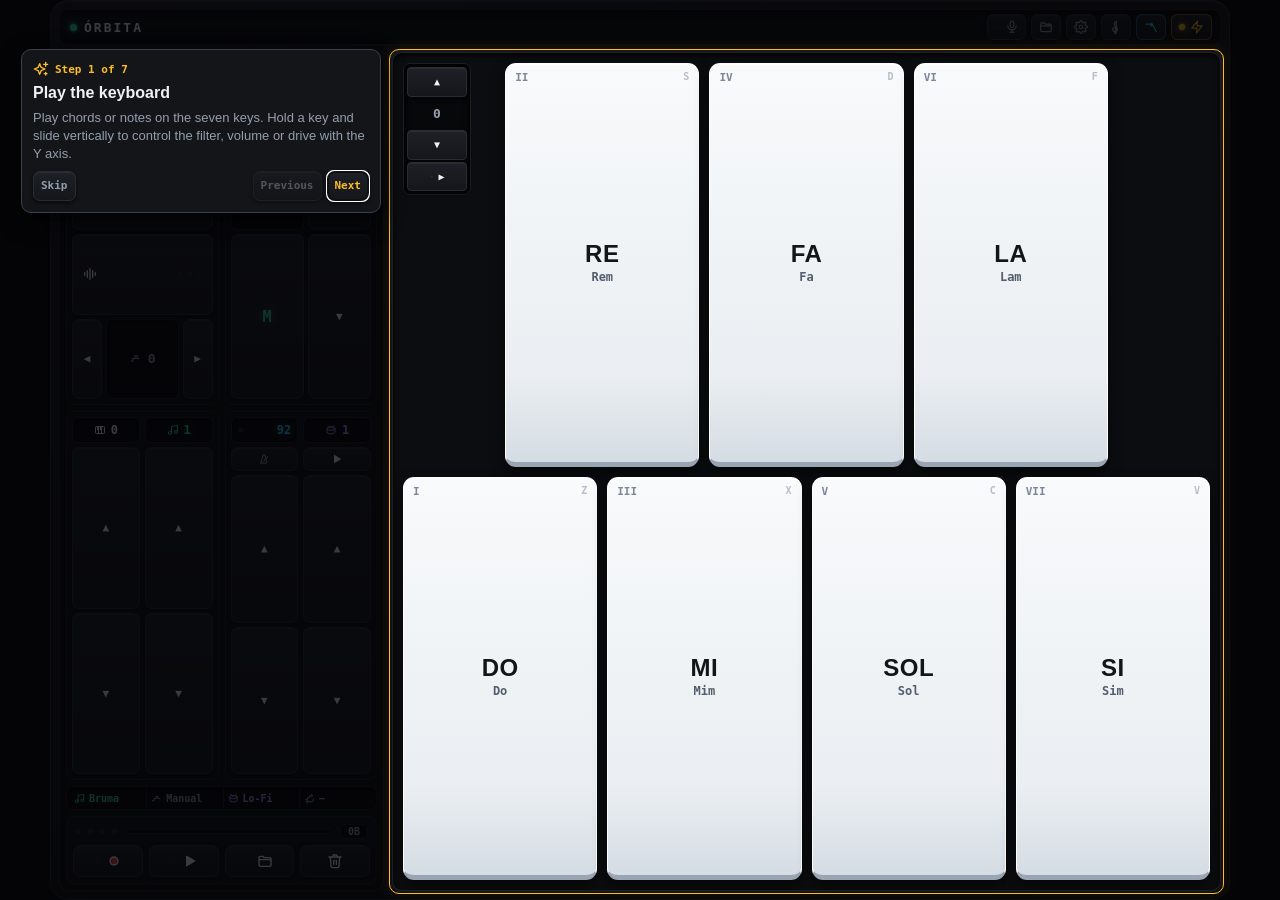
<file: index.html>
<!DOCTYPE html>
<html lang="es">
<head>
  <meta charset="UTF-8" />
  <meta name="viewport" content="width=device-width, initial-scale=1.0, maximum-scale=1.0, user-scalable=no, viewport-fit=cover" />
  <meta name="theme-color" content="#141518" />
  <meta name="apple-mobile-web-app-capable" content="yes" />
  <meta name="apple-mobile-web-app-status-bar-style" content="black-translucent" />
  <title>ÓRBITA — Sintetizador Diatónico Táctil</title>
  <link rel="manifest" href="./manifest.json" />
  <link rel="stylesheet" href="./css/tokens.css" />
  <link rel="stylesheet" href="./css/layout.css" />
  <link rel="stylesheet" href="./css/modals.css" />
</head>
<body>
  <!-- Definición de Iconos SVG Hardware (100% Iconográfico en el panel principal) -->
  <svg width="0" height="0" style="position:absolute;overflow:hidden;" aria-hidden="true">
    <defs>
      <symbol id="icon-wrench" viewBox="0 0 24 24">
        <path d="M14.7 3.4a6 6 0 0 0-4.5 8.1l-7 7a2.1 2.1 0 0 0 3 3l7-7a6 6 0 0 0 8.1-4.5l-3.9 1-2.7-2.7z"></path>
      </symbol>
      <symbol id="icon-folder" viewBox="0 0 24 24">
        <path d="M3 7a2 2 0 0 1 2-2h4l2 2h8a2 2 0 0 1 2 2v9a2 2 0 0 1-2 2H5a2 2 0 0 1-2-2zM3 10h18"></path>
      </symbol>
      <symbol id="icon-camera" viewBox="0 0 24 24">
        <rect x="2" y="6" width="13" height="12" rx="2"></rect>
        <path d="m15 10 6-3v10l-6-3"></path>
      </symbol>
      <symbol id="icon-help" viewBox="0 0 24 24">
        <circle cx="12" cy="12" r="9"></circle>
        <path d="M9.5 9a2.5 2.5 0 0 1 5 0c0 1.8-2.5 2-2.5 4m0 3h.01"></path>
      </symbol>
      <symbol id="icon-sparkles" viewBox="0 0 24 24">
        <path d="m10 4 2.3 5.7L18 12l-5.7 2.3L10 20l-2.3-5.7L2 12l5.7-2.3zM19 2v6m-3-3h6m-3 12v4m-2-2h4"></path>
      </symbol>
      <!-- Engranaje (Configuración 50->9) -->
      <symbol id="icon-gear" viewBox="0 0 24 24">
        <circle cx="12" cy="12" r="3"></circle>
        <path d="M19.4 15a1.65 1.65 0 0 0 .33 1.82l.06.06a2 2 0 1 1-2.83 2.83l-.06-.06a1.65 1.65 0 0 0-1.82-.33 1.65 1.65 0 0 0-1 1.51V21a2 2 0 1 1-4 0v-.09A1.65 1.65 0 0 0 9 19.4a1.65 1.65 0 0 0-1.82.33l-.06.06a2 2 0 1 1-2.83-2.83l.06-.06a1.65 1.65 0 0 0 .33-1.82 1.65 1.65 0 0 0-1.51-1H3a2 2 0 1 1 0-4h.09A1.65 1.65 0 0 0 4.6 9a1.65 1.65 0 0 0-.33-1.82l-.06-.06a2 2 0 1 1 2.83-2.83l.06.06a1.65 1.65 0 0 0 1.82.33H9a1.65 1.65 0 0 0 1-1.51V3a2 2 0 1 1 4 0v.09a1.65 1.65 0 0 0 1 1.51 1.65 1.65 0 0 0 1.82-.33l.06-.06a2 2 0 1 1 2.83 2.83l-.06.06a1.65 1.65 0 0 0-.33 1.82V9c.26.6.85 1 1.51 1H21a2 2 0 1 1 0 4h-.09a1.65 1.65 0 0 0-1.51 1z"></path>
      </symbol>

      <!-- Clave de Sol (Detector de Tonalidad por Micrófono) -->
      <symbol id="icon-clef" viewBox="0 0 24 24">
        <path d="M13 3c-2.5 0-4 2-4 4.2 0 3.2 5.5 4.8 5.5 8.8 0 2.2-1.8 3.8-4 3.8-2.4 0-4.2-1.7-4.2-4 0-1.9 1.4-3.3 3.2-3.3 1.5 0 2.5 1.1 2.5 2.4 0 1.1-.8 1.9-1.8 1.9"></path>
        <path d="M12.5 2v19.5c0 1.1-.7 1.8-1.7 1.8-.8 0-1.4-.5-1.4-1.2"></path>
      </symbol>

      <!-- Eje Y: Filtro (paso bajo resonante) -->
      <symbol id="icon-yaxis-filter" viewBox="0 0 24 24">
        <path d="M3 7h8c3 0 4.5 2 6 5l4 8"></path>
        <circle cx="13" cy="8" r="2"></circle>
      </symbol>

      <!-- Eje Y: Volumen (dinámica / swell) -->
      <symbol id="icon-yaxis-volume" viewBox="0 0 24 24">
        <polygon points="11 5 6 9 2 9 2 15 6 15 11 19 11 5"></polygon>
        <path d="M15.5 8.5a5 5 0 0 1 0 7"></path>
        <path d="M19 5a10 10 0 0 1 0 14"></path>
      </symbol>

      <!-- Eje Y: Distorsión (drive / saturación) -->
      <symbol id="icon-yaxis-drive" viewBox="0 0 24 24">
        <path d="M2 16h4l3-8h6l3 8h4"></path>
        <path d="M6 12h12"></path>
      </symbol>

      <!-- Key-Strike (⚡) -->
      <symbol id="icon-bolt" viewBox="0 0 24 24">
        <polygon points="13 2 3 14 12 14 11 22 21 10 12 10 13 2"></polygon>
      </symbol>

      <!-- Modo Melodía (1 nota corchea) -->
      <symbol id="icon-mode-melody" viewBox="0 0 24 24">
        <path d="M9 18V5l10-2v5"></path>
        <circle cx="6" cy="18" r="3"></circle>
      </symbol>

      <!-- Modo Acordes (3 notas apiladas) -->
      <symbol id="icon-mode-chord" viewBox="0 0 24 24">
        <circle cx="8" cy="18" r="2.3"></circle>
        <circle cx="8" cy="12.5" r="2.3"></circle>
        <circle cx="8" cy="7" r="2.3"></circle>
        <path d="M10.3 18V4l8-1.5v4"></path>
      </symbol>

      <!-- Humanizador (pulso orgánico / rasgueo) -->
      <symbol id="icon-humanize" viewBox="0 0 24 24">
        <path d="M3 12h4l2.5-6 4 12 2.5-6H21"></path>
      </symbol>

      <!-- Reverb (ondas espaciales) -->
      <symbol id="icon-reverb" viewBox="0 0 24 24">
        <path d="M12 4v16"></path>
        <path d="M8 7v10"></path>
        <path d="M16 7v10"></path>
        <path d="M4 10v4"></path>
        <path d="M20 10v4"></path>
      </symbol>

      <!-- Acompañamiento Automático (escalones de arpegio) -->
      <symbol id="icon-arp" viewBox="0 0 24 24">
        <path d="M3 17h4v-5h4V7h4v5h4"></path>
      </symbol>
      <symbol id="icon-prog" viewBox="0 0 24 24">
        <path d="M4 14h4v-4h4V6h7m-3-3 3 3-3 3m4 4v3a3 3 0 0 1-3 3H5m3-3-3 3 3 3"></path>
      </symbol>

      <!-- Octava (teclado mini) -->
      <symbol id="icon-octave" viewBox="0 0 24 24">
        <rect x="3" y="5" width="18" height="14" rx="2"></rect>
        <line x1="9" y1="5" x2="9" y2="19"></line>
        <line x1="15" y1="5" x2="15" y2="19"></line>
        <line x1="7" y1="5" x2="7" y2="12"></line>
        <line x1="13" y1="5" x2="13" y2="12"></line>
      </symbol>

      <!-- Sonido / Timbre -->
      <symbol id="icon-sound" viewBox="0 0 24 24">
        <path d="M9 18V5l12-2v13"></path>
        <circle cx="6" cy="18" r="3"></circle>
        <circle cx="18" cy="16" r="3"></circle>
      </symbol>

      <!-- Metrónomo -->
      <symbol id="icon-metronome" viewBox="0 0 24 24">
        <polygon points="6 20 10 4 14 4 18 20 6 20"></polygon>
        <line x1="12" y1="16" x2="19" y2="7"></line>
      </symbol>

      <!-- Batería -->
      <symbol id="icon-drum" viewBox="0 0 24 24">
        <ellipse cx="12" cy="9" rx="8" ry="3.5"></ellipse>
        <path d="M4 9v7c0 1.9 3.6 3.5 8 3.5s8-1.6 8-3.5V9"></path>
        <line x1="6" y1="3" x2="11" y2="8"></line>
        <line x1="18" y1="3" x2="13" y2="8"></line>
      </symbol>

      <!-- Play / Stop / Rec / Trash -->
      <symbol id="icon-play" viewBox="0 0 24 24">
        <polygon points="7 5 19 12 7 19 7 5" fill="currentColor"></polygon>
      </symbol>
      <symbol id="icon-stop" viewBox="0 0 24 24">
        <rect x="6" y="6" width="12" height="12" rx="1.5" fill="currentColor"></rect>
      </symbol>
      <symbol id="icon-rec" viewBox="0 0 24 24">
        <circle cx="12" cy="12" r="6" fill="#ef4444"></circle>
      </symbol>
      <symbol id="icon-trash" viewBox="0 0 24 24">
        <polyline points="3 6 5 6 21 6"></polyline>
        <path d="M19 6l-1 14a2 2 0 0 1-2 2H8a2 2 0 0 1-2-2L5 6"></path>
        <path d="M10 11v6"></path>
        <path d="M14 11v6"></path>
        <path d="M9 6V4a1 1 0 0 1 1-1h4a1 1 0 0 1 1 1v2"></path>
      </symbol>

      <!-- Micrófono -->
      <symbol id="icon-mic" viewBox="0 0 24 24">
        <rect x="9" y="2" width="6" height="11" rx="3"></rect>
        <path d="M5 10a7 7 0 0 0 14 0"></path>
        <line x1="12" y1="17" x2="12" y2="21"></line>
        <line x1="8" y1="21" x2="16" y2="21"></line>
      </symbol>
    </defs>
  </svg>

  <!-- CHASIS PRINCIPAL ÓRBITA (#141518, 100dvh, cero recortes) -->
  <div id="orbita-chassis">
    <!-- BARRA SUPERIOR (HEADER) -->
    <header class="hw-header">
      <div class="brand-group">
        <span class="power-led"></span>
        <span class="brand-title">ÓRBITA</span>
      </div>

      <div class="header-actions">
        <!-- Grabador de Maqueta (Voz Micrófono + Música ÓRBITA) -->
        <button type="button" id="btn-demo-rec" class="hdr-btn hdr-btn-rec" aria-label="Grabar maqueta (voz y música)" title="Grabar maqueta (música + micrófono)">
          <span class="led-dot" id="demo-rec-led"></span>
          <svg viewBox="0 0 24 24"><use href="#icon-mic"></use></svg>
          <span id="demo-rec-timer" class="demo-rec-timer" hidden>0:00</span>
        </button>

        <button type="button" id="btn-open-sessions" class="hdr-btn" aria-label="Canciones">
          <svg viewBox="0 0 24 24"><use href="#icon-folder"></use></svg>
        </button>

        <!-- Servicio 1: Configuración (Banco 50 → 9) -->
        <button type="button" id="btn-open-config" class="hdr-btn" aria-label="Configuración 50 a 9">
          <svg viewBox="0 0 24 24"><use href="#icon-gear"></use></svg>
        </button>

        <!-- Servicio 2: Detector de Tonalidad por Micrófono (Clave de Sol) -->
        <button type="button" id="btn-open-tonality" class="hdr-btn" aria-label="Detector de tonalidad Clave de Sol">
          <svg viewBox="0 0 24 24"><use href="#icon-clef"></use></svg>
        </button>

        <!-- Selector de Eje Y (Filtro / Volumen / Distorsión) -->
        <button type="button" id="btn-yaxis" class="hdr-btn is-on-cyan" data-mode="filter" aria-label="Modo de expresión eje Y">
          <svg viewBox="0 0 24 24"><use href="#icon-yaxis-filter"></use></svg>
        </button>

        <!-- Interruptor Key-Strike (⚡) -->
        <button type="button" id="btn-keystrike" class="hdr-btn is-on-amber" aria-label="Key-Strike vs Pure Gate">
          <span class="led-dot on-amber"></span>
          <svg viewBox="0 0 24 24"><use href="#icon-bolt"></use></svg>
        </button>
      </div>
    </header>

    <!-- CUERPO: PANEL DE CONTROL + SUPERFICIE DE 7 TECLAS EN ZIG-ZAG -->
    <main class="hw-main">
      <aside id="camera-live-pip" aria-label="Vista en directo de la cámara" data-i18n-aria="studio.video.cameraLive" hidden>
        <video id="camera-live-video" autoplay muted playsinline></video>
        <span class="camera-live-rec"><span class="led-dot on-ruby" aria-hidden="true"></span>REC</span>
        <button type="button" id="btn-minimize-camera" class="hw-btn" aria-label="Minimizar cámara" data-i18n-aria="studio.video.cameraMinimize" data-i18n-title="studio.video.cameraMinimize">✕</button>
      </aside>
      <!-- PANEL DE CONTROL (Izquierda en horizontal / Arriba en vertical) -->
      <section class="control-deck" id="control-deck" aria-label="Panel de control" data-i18n-aria="deck.panel">
        <!-- FILA SUPERIOR DE MÓDULOS: Bloque Izquierdo (4 controles) + Tonalidad (2x2) -->
        <div class="deck-grid-top">
          <!-- Bloque Izquierdo: 1. Modo, 2. Humanizador, 3. Reverb, 4. Acompañamiento 0-9 -->
          <div class="hw-module module-left-stack">
            <!-- 1. Modo Melodía / Acordes -->
            <button type="button" id="btn-play-mode" class="hw-btn stack-btn" aria-label="Modo Melodía o Acordes" data-i18n-aria="deck.playMode">
              <span class="led-dot on-amber"></span>
              <svg viewBox="0 0 24 24"><use href="#icon-mode-chord"></use></svg>
            </button>

            <!-- 2. Humanizador (0 a 3 LEDs cian) -->
            <button type="button" id="btn-humanize" class="hw-btn stack-btn" aria-label="Humanizador 0 a 3" data-i18n-aria="deck.humanize">
              <svg viewBox="0 0 24 24"><use href="#icon-humanize"></use></svg>
              <span class="led-strip-3">
                <span class="led-dot" id="hum-led-1"></span>
                <span class="led-dot" id="hum-led-2"></span>
                <span class="led-dot" id="hum-led-3"></span>
              </span>
            </button>

            <!-- 3. Reverb (0 a 3 LEDs violeta, 0 por defecto) -->
            <button type="button" id="btn-reverb" class="hw-btn stack-btn" aria-label="Reverb 0 a 3" data-i18n-aria="deck.reverb">
              <svg viewBox="0 0 24 24"><use href="#icon-reverb"></use></svg>
              <span class="led-strip-3">
                <span class="led-dot" id="rev-led-1"></span>
                <span class="led-dot" id="rev-led-2"></span>
                <span class="led-dot" id="rev-led-3"></span>
              </span>
            </button>

            <!-- 4. Acompañamiento Automático (0 a 9 con ◀ y ▶) -->
            <div class="accomp-row">
              <button type="button" id="btn-accomp-prev" class="hw-btn arrow-btn" aria-label="Acompañamiento anterior" data-i18n-aria="deck.accompPrevious">◀</button>
              <div id="accomp-screen" class="accomp-screen" role="button" tabindex="0" aria-label="Patrón de acompañamiento" data-i18n-aria="deck.accompPattern">
                <svg viewBox="0 0 24 24"><use href="#icon-arp"></use></svg>
                <span id="accomp-val">0</span>
              </div>
              <button type="button" id="btn-accomp-next" class="hw-btn arrow-btn" aria-label="Acompañamiento siguiente" data-i18n-aria="deck.accompNext">▶</button>
            </div>
          </div>

          <!-- Bloque de Tonalidad (Cuadrícula 2×2: Tónica, ▲, M/m, ▼) -->
          <div class="hw-module module-tonality">
            <div id="tonic-display" class="tonic-display">DO</div>
            <button type="button" id="btn-tonic-up" class="hw-btn arrow-btn" aria-label="Subir semitono" data-i18n-aria="deck.tonicUp">▲</button>
            <button type="button" id="btn-scale-mode" class="hw-btn mode-toggle-btn is-major" aria-label="Cambiar modo de escala">M</button>
            <button type="button" id="btn-tonic-down" class="hw-btn arrow-btn" aria-label="Bajar semitono" data-i18n-aria="deck.tonicDown">▼</button>
          </div>
        </div>

        <!-- FILA INTERMEDIA DE MÓDULOS: (Octava + Sonido) y (Tempo/Metrónomo + Batería) -->
        <div class="deck-grid-mid">
          <!-- Bloque Combinado Octava + Sonido -->
          <div class="hw-module module-dual-columns">
            <!-- Columna Octava (-2..+2) -->
            <div class="dual-col">
              <div class="mini-screen screen-octave">
                <svg viewBox="0 0 24 24"><use href="#icon-octave"></use></svg>
                <span id="octave-val">0</span>
              </div>
              <div class="col-arrows-2">
                <button type="button" id="btn-oct-up" class="hw-btn arrow-btn" aria-label="Subir octava" data-i18n-aria="deck.octaveUp">▲</button>
                <button type="button" id="btn-oct-down" class="hw-btn arrow-btn" aria-label="Bajar octava" data-i18n-aria="deck.octaveDown">▼</button>
              </div>
            </div>

            <!-- Columna Sonido (1..9) -->
            <div class="dual-col">
              <div class="mini-screen screen-sound">
                <svg viewBox="0 0 24 24"><use href="#icon-sound"></use></svg>
                <span id="sound-val">1</span>
              </div>
              <div class="col-arrows-2">
                <button type="button" id="btn-sound-up" class="hw-btn arrow-btn" aria-label="Siguiente sonido" data-i18n-aria="deck.soundNext">▲</button>
                <button type="button" id="btn-sound-down" class="hw-btn arrow-btn" aria-label="Anterior sonido" data-i18n-aria="deck.soundPrevious">▼</button>
              </div>
            </div>
          </div>

          <!-- Bloque Combinado Tempo/Metrónomo + Batería 4/4 -->
          <div class="hw-module module-dual-columns">
            <!-- Columna Tempo / BPM + Metrónomo (Tap Tempo + Toggle) -->
            <div class="dual-col">
              <div id="tempo-screen" class="mini-screen screen-tempo" title="Toques seguidos = Tap Tempo" data-i18n-title="deck.tapTempo">
                <span class="led-dot" id="metro-led"></span>
                <span id="bpm-val">92</span>
              </div>
              <div class="col-arrows-3">
                <button type="button" id="btn-metro-toggle" class="hw-btn metro-tap-btn" aria-label="Metrónomo y Tap Tempo" data-i18n-aria="deck.metronome">
                  <svg viewBox="0 0 24 24" style="width:12px;height:12px;"><use href="#icon-metronome"></use></svg>
                </button>
                <button type="button" id="btn-bpm-up" class="hw-btn arrow-btn" aria-label="Subir BPM" data-i18n-aria="deck.bpmUp">▲</button>
                <button type="button" id="btn-bpm-down" class="hw-btn arrow-btn" aria-label="Bajar BPM" data-i18n-aria="deck.bpmDown">▼</button>
              </div>
            </div>

            <!-- Columna Batería 4/4 (1..9) -->
            <div class="dual-col">
              <div class="mini-screen screen-drum">
                <svg viewBox="0 0 24 24"><use href="#icon-drum"></use></svg>
                <span id="drum-val">1</span>
              </div>
              <div class="col-arrows-3">
                <button type="button" id="btn-drum-toggle" class="hw-btn drum-play-btn" aria-label="Play o Stop Batería" data-i18n-aria="deck.drumToggle">
                  <svg viewBox="0 0 24 24" style="width:12px;height:12px;"><use href="#icon-play"></use></svg>
                </button>
                <button type="button" id="btn-drum-up" class="hw-btn arrow-btn" aria-label="Siguiente batería" data-i18n-aria="deck.drumNext">▲</button>
                <button type="button" id="btn-drum-down" class="hw-btn arrow-btn" aria-label="Anterior batería" data-i18n-aria="deck.drumPrevious">▼</button>
              </div>
            </div>
          </div>
        </div>

        <!-- BARRA DE ESTADO OLED (Sonido · Acompañamiento · Batería · Progresión) -->
        <div class="hw-status-strip" aria-live="polite">
          <button type="button" class="status-pill is-sound" id="status-pill-sound" title="Sonido activo (pulsa para configurar)" data-i18n-title="deck.soundStatus">
            <svg viewBox="0 0 24 24"><use href="#icon-sound"></use></svg>
            <span class="status-pill-text" id="status-sound-name">Bruma</span>
          </button>
          <button type="button" class="status-pill is-accomp" id="status-pill-accomp" title="Acompañamiento activo (pulsa para configurar)" data-i18n-title="deck.accompStatus">
            <svg viewBox="0 0 24 24"><use href="#icon-arp"></use></svg>
            <span class="status-pill-text" id="status-accomp-name">Manual</span>
          </button>
          <button type="button" class="status-pill is-drum" id="status-pill-drum" title="Batería activa (pulsa para configurar)" data-i18n-title="deck.drumStatus">
            <svg viewBox="0 0 24 24"><use href="#icon-drum"></use></svg>
            <span class="status-pill-text" id="status-drum-name">Lo-Fi</span>
          </button>
          <button type="button" class="status-pill is-prog is-off" id="status-pill-prog" aria-label="Elegir progresión" aria-pressed="false">
            <svg viewBox="0 0 24 24" aria-hidden="true"><use href="#icon-prog"></use></svg>
            <span class="status-pill-text" id="status-prog-name">—</span>
          </button>
        </div>

        <!-- BARRA DE LOOPER (4 LEDs de pulso + barra de progreso + REC / PLAY / CARGAR / BORRAR) -->
        <div class="module-looper">
          <div class="looper-status-bar">
            <div class="beat-leds">
              <span class="led-dot" id="beat-led-0"></span>
              <span class="led-dot" id="beat-led-1"></span>
              <span class="led-dot" id="beat-led-2"></span>
              <span class="led-dot" id="beat-led-3"></span>
            </div>
            <div class="loop-progress-track">
              <div class="loop-progress-fill" id="loop-progress-fill"></div>
            </div>
            <span class="loop-bars-badge" id="loop-bars-badge">0B</span>
          </div>

          <div class="looper-controls">
            <button type="button" id="btn-looper-rec" class="hw-btn looper-btn" aria-label="Grabar bucle" data-i18n-aria="deck.loopRecord">
              <span class="led-dot" id="looper-rec-led"></span>
              <svg viewBox="0 0 24 24"><use href="#icon-rec"></use></svg>
            </button>
            <button type="button" id="btn-looper-play" class="hw-btn looper-btn" aria-label="Reproducir o parar looper" data-i18n-aria="deck.loopPlay">
              <span class="led-dot" id="looper-play-led"></span>
              <svg viewBox="0 0 24 24"><use href="#icon-play"></use></svg>
            </button>
            <button type="button" id="btn-looper-load" class="hw-btn looper-btn" aria-label="Cargar pista de audio" data-i18n-aria="deck.loopLoad" title="Cargar pista de audio">
              <span class="led-dot" id="looper-load-led" aria-hidden="true"></span>
              <svg viewBox="0 0 24 24" aria-hidden="true"><use href="#icon-folder"></use></svg>
            </button>
            <button type="button" id="btn-looper-clear" class="hw-btn looper-btn" aria-label="Borrar bucle y pista" data-i18n-aria="deck.loopClear">
              <svg viewBox="0 0 24 24"><use href="#icon-trash"></use></svg>
            </button>
          </div>
          <input type="file" id="looper-audio-file-input" accept="audio/*,.mp3,.wav,.m4a,.ogg" hidden />
        </div>
      </section>

      <!-- SUPERFICIE DE 7 TECLAS EN ZIG-ZAG (3 arriba: II, IV, VI / 4 abajo: I, III, V, VII) -->
      <section class="keyboard-bay" id="keyboard-surface" aria-label="Teclado diatónico de 7 teclas" data-i18n-aria="deck.keyboard">
        <!-- Fila Superior (3 teclas: II=Re/S, IV=Fa/D, VI=La/F) -->
        <div class="key-row key-row-top">
          <div id="progression-widget" class="progression-widget" role="group" aria-label="Progresiones populares" data-i18n-aria="progressions.title">
            <button type="button" id="btn-prog-up" class="hw-btn" aria-label="Progresión siguiente" data-i18n-aria="progressions.next">▲</button>
            <output id="prog-num" class="prog-num is-off">0</output>
            <button type="button" id="btn-prog-down" class="hw-btn" aria-label="Progresión anterior" data-i18n-aria="progressions.previous">▼</button>
            <button type="button" id="btn-prog-play" class="hw-btn" aria-label="Reproducir progresión" aria-pressed="false">
              <span id="prog-play-led" class="led-dot" aria-hidden="true"></span>
              <span id="prog-play-symbol" aria-hidden="true">▶</span>
            </button>
          </div>
          <div id="prog-info-badge" class="prog-info-badge" hidden></div>
          <div class="key-pad" data-degree="1" role="button" tabindex="0">
            <span class="key-roman">II</span>
            <span class="key-shortcut">S</span>
            <span class="key-note">RE</span>
            <span class="key-chord">Rem</span>
            <div class="key-expr-track"><div class="key-expr-fill"></div></div>
          </div>

          <div class="key-pad" data-degree="3" role="button" tabindex="0">
            <span class="key-roman">IV</span>
            <span class="key-shortcut">D</span>
            <span class="key-note">FA</span>
            <span class="key-chord">Fa</span>
            <div class="key-expr-track"><div class="key-expr-fill"></div></div>
          </div>

          <div class="key-pad" data-degree="5" role="button" tabindex="0">
            <span class="key-roman">VI</span>
            <span class="key-shortcut">F</span>
            <span class="key-note">LA</span>
            <span class="key-chord">Lam</span>
            <div class="key-expr-track"><div class="key-expr-fill"></div></div>
          </div>
        </div>

        <!-- Fila Inferior (4 teclas: I=Do/Z, III=Mi/X, V=Sol/C, VII=Si/V) -->
        <div class="key-row key-row-bottom">
          <div class="key-pad" data-degree="0" role="button" tabindex="0">
            <span class="key-roman">I</span>
            <span class="key-shortcut">Z</span>
            <span class="key-note">DO</span>
            <span class="key-chord">Do</span>
            <div class="key-expr-track"><div class="key-expr-fill"></div></div>
          </div>

          <div class="key-pad" data-degree="2" role="button" tabindex="0">
            <span class="key-roman">III</span>
            <span class="key-shortcut">X</span>
            <span class="key-note">MI</span>
            <span class="key-chord">Mim</span>
            <div class="key-expr-track"><div class="key-expr-fill"></div></div>
          </div>

          <div class="key-pad" data-degree="4" role="button" tabindex="0">
            <span class="key-roman">V</span>
            <span class="key-shortcut">C</span>
            <span class="key-note">SOL</span>
            <span class="key-chord">Sol</span>
            <div class="key-expr-track"><div class="key-expr-fill"></div></div>
          </div>

          <div class="key-pad" data-degree="6" role="button" tabindex="0">
            <span class="key-roman">VII</span>
            <span class="key-shortcut">V</span>
            <span class="key-note">SI</span>
            <span class="key-chord">Sim</span>
            <div class="key-expr-track"><div class="key-expr-fill"></div></div>
          </div>
        </div>
      </section>
    </main>

    <!-- =======================================================
         SERVICIO 1: MODAL DE CONFIGURACIÓN (BANCO 50 → 9)
         ======================================================= -->
    <div id="modal-config" class="hw-modal-backdrop" hidden>
      <div class="hw-modal-card" role="dialog" aria-modal="true" aria-labelledby="modal-config-title">
        <div class="modal-header">
          <div class="modal-title" id="modal-config-title">
            <svg viewBox="0 0 24 24"><use href="#icon-gear"></use></svg>
            <span>BANCO 50 → 9</span>
          </div>
          <button type="button" id="btn-close-config" class="modal-close-btn" aria-label="Cerrar">✕</button>
        </div>

        <div class="config-tabs">
          <button type="button" id="tab-btn-sounds" class="config-tab-btn is-active">
            <svg viewBox="0 0 24 24" style="width:14px;height:14px;stroke:currentColor;fill:none;stroke-width:2;"><use href="#icon-sound"></use></svg>
            <span>SONIDOS (50)</span>
          </button>
          <button type="button" id="tab-btn-accomp" class="config-tab-btn">
            <svg viewBox="0 0 24 24" style="width:14px;height:14px;stroke:currentColor;fill:none;stroke-width:2;"><use href="#icon-arp"></use></svg>
            <span>ACOMP. (50)</span>
          </button>
          <button type="button" id="tab-btn-drums" class="config-tab-btn">
            <svg viewBox="0 0 24 24" style="width:14px;height:14px;stroke:currentColor;fill:none;stroke-width:2;"><use href="#icon-drum"></use></svg>
            <span>BATERÍAS (50)</span>
          </button>
          <button type="button" id="tab-btn-settings" class="config-tab-btn">
            <svg viewBox="0 0 24 24" aria-hidden="true"><use href="#icon-gear"></use></svg>
            <span>CONFIG</span>
          </button>
        </div>

        <div id="config-toolbar" class="config-toolbar">
          <span id="config-slots-hint">Elige hasta 9 favoritos (numerados 1–9 por orden)</span>
          <span id="config-slots-count" class="config-slots-pill">9 / 9</span>
        </div>

        <div id="config-list-container" class="config-list-container"></div>
        <div id="config-settings" class="config-list-container" hidden>
          <section class="settings-block">
            <div class="settings-heading settings-heading-custom">
              <h2><svg viewBox="0 0 24 24" aria-hidden="true"><use href="#icon-wrench"></use></svg><span data-i18n="custom.title">Teclado Custom</span></h2>
              <span id="custom-mode-status" class="settings-pill"></span>
              <button type="button" id="btn-activate-custom-mode" class="hw-btn settings-btn" data-i18n="custom.useScale">Usar escala Custom</button>
            </div>
            <p data-i18n="custom.instructions">Ajusta el intervalo con ▲ y ▼, alterna entre Mayor (M) y menor (m) y escucha el acorde con ▶.</p>
            <div id="custom-scale-presets" class="custom-scale-presets" role="group" data-i18n-aria="custom.presets"></div>
            <div id="custom-scale-editor" class="custom-scale-editor" role="group" data-i18n-aria="custom.title">
              <div class="custom-key-row" data-degrees="1 3 5"></div>
              <div class="custom-key-row" data-degrees="0 2 4 6"></div>
            </div>
          </section>
          <section class="settings-block">
            <div class="settings-heading"><h2><span data-i18n="config.languageNotation">Idioma y notación musical</span></h2></div>
            <div class="settings-option-row">
              <span id="config-language-label" data-i18n="config.language">Idioma</span>
              <div class="settings-options" role="group" aria-labelledby="config-language-label">
                <button type="button" class="hw-btn settings-btn" data-lang="auto" data-i18n="config.language.auto">Auto</button>
                <button type="button" class="hw-btn settings-btn" data-lang="es" lang="es" data-i18n="config.language.es">Español</button>
                <button type="button" class="hw-btn settings-btn" data-lang="en" lang="en" data-i18n="config.language.en">English</button>
              </div>
            </div>
            <div class="settings-option-row">
              <span id="config-notation-label" data-i18n="config.notation">Notación musical</span>
              <div class="settings-options" role="group" aria-labelledby="config-notation-label">
                <button type="button" class="hw-btn settings-btn" data-notation="solfege" data-i18n="config.notation.solfege">DO RE MI</button>
                <button type="button" class="hw-btn settings-btn" data-notation="letter" data-i18n="config.notation.letter">C D E</button>
              </div>
            </div>
          </section>
          <section class="settings-block">
            <div class="settings-heading"><h2><svg viewBox="0 0 24 24" aria-hidden="true"><use href="#icon-mic"></use></svg><span data-i18n="config.studio">Estudio de Maqueta</span></h2></div>
            <button type="button" id="btn-config-camera" class="hw-btn settings-btn settings-device-btn" aria-pressed="false" aria-describedby="config-camera-description">
              <svg viewBox="0 0 24 24" aria-hidden="true"><use href="#icon-camera"></use></svg>
              <span data-i18n="config.camera">Cámara frontal</span>
              <span id="config-camera-status">OFF</span><span id="config-camera-led" class="led-dot" aria-hidden="true"></span>
            </button>
            <p id="config-camera-description" data-i18n="config.cameraDescription">Graba con la cámara frontal al capturar una maqueta para incluirte en el vídeo corto 9:16.</p>
            <label class="config-backing-row">
              <span data-i18n="config.backingVolume">Volumen de pista cargada</span>
              <input type="range" id="config-backing-vol" min="0" max="150" value="90" />
              <span id="config-backing-vol-val" class="slider-val">90%</span>
            </label>
          </section>
          <section class="settings-block">
            <div class="settings-heading"><h2><svg viewBox="0 0 24 24" aria-hidden="true"><use href="#icon-help"></use></svg><span data-i18n="help.complete">Tutorial y ayuda completa</span></h2></div>
            <button type="button" id="btn-launch-tutorial" class="hw-btn settings-btn tutorial-launch-btn">
              <svg viewBox="0 0 24 24" aria-hidden="true"><use href="#icon-sparkles"></use></svg><span data-i18n="tutorial.launch">Iniciar tutorial guiado</span>
            </button>
            <div id="help-accordion" class="help-accordion"></div>
          </section>
        </div>
      </div>
    </div>

    <div id="modal-sessions" class="hw-modal-backdrop" hidden>
      <div class="hw-modal-card sessions-card" role="dialog" aria-modal="true" aria-labelledby="modal-sessions-title">
        <div class="modal-header">
          <div class="modal-title" id="modal-sessions-title">
            <svg viewBox="0 0 24 24" aria-hidden="true"><use href="#icon-folder"></use></svg>
            <span data-i18n="sessions.title">Sesiones y canciones</span>
          </div>
          <button type="button" id="btn-close-sessions" class="modal-close-btn" data-i18n-aria="common.close">✕</button>
        </div>
        <form id="session-save-form" class="session-save-form">
          <input id="session-name-input" type="text" maxlength="48" data-i18n-aria="sessions.name" data-i18n-placeholder="sessions.name" />
          <button type="submit" id="btn-save-session" class="hw-btn settings-btn" data-i18n="common.save">Guardar</button>
          <span id="session-loop-pill" class="settings-pill"></span>
        </form>
        <p id="sessions-feedback" class="sessions-feedback" role="status" hidden></p>
        <div id="sessions-list-container" class="config-list-container sessions-list-container"></div>
      </div>
    </div>

    <!-- Detector de tonalidad por micrófono -->
    <div id="modal-tonality" class="hw-modal-backdrop" hidden>
      <div class="hw-modal-card" role="dialog" aria-modal="true" aria-labelledby="modal-tonality-title">
        <div class="modal-header">
          <div class="modal-title" id="modal-tonality-title">
            <svg viewBox="0 0 24 24"><use href="#icon-clef"></use></svg>
            <span data-i18n="tonality.title">DETECTOR DE TONALIDAD (20s)</span>
          </div>
          <button type="button" id="btn-close-tonality" class="modal-close-btn" aria-label="Cerrar" data-i18n-aria="common.close">✕</button>
        </div>

        <div class="tonality-body">
          <div class="mic-controls-row">
            <button type="button" id="btn-mic-toggle" class="hw-btn mic-toggle-btn">
              <svg viewBox="0 0 24 24"><use href="#icon-mic"></use></svg>
              <span id="mic-btn-label">ABRIR MICRÓFONO</span>
            </button>
            <button type="button" id="btn-mic-demo" class="hw-btn mic-action-btn" title="Inyectar canto de prueba" data-i18n-title="tonality.voiceDemoTitle" data-i18n="tonality.voiceDemo">
              DEMO VOZ
            </button>
            <button type="button" id="btn-mic-clear" class="hw-btn mic-action-btn" data-i18n="tonality.reset">
              REINICIAR 20s
            </button>
          </div>

          <div class="mic-telemetry-box">
            <div class="telemetry-top">
              <span id="live-pitch-badge" class="live-pitch-badge">Micrófono en pausa</span>
              <span id="buffer-time-badge" class="buffer-time-badge">0.0s / 20s</span>
            </div>
            <div class="buffer-progress-bar">
              <div id="buffer-progress-fill" class="buffer-progress-fill"></div>
            </div>
          </div>

          <div class="detected-key-panel">
            <span class="detected-label" data-i18n="tonality.estimatedKey">Tonalidad estimada (notas en amarillo y verde)</span>
            <div id="detected-key-value" class="detected-key-value">— / —</div>
            <div class="apply-key-actions">
              <button type="button" id="btn-apply-major" class="hw-btn apply-key-btn btn-major" disabled>
                APLICAR MAYOR
              </button>
              <button type="button" id="btn-apply-minor" class="hw-btn apply-key-btn btn-minor" disabled>
                APLICAR MENOR
              </button>
            </div>
          </div>

          <div class="heatmap-legend">
            <span class="legend-item"><span class="legend-swatch" style="background:var(--heat-red)"></span><span data-i18n="tonality.heatRed">Rojo: mínima</span></span>
            <span class="legend-item"><span class="legend-swatch" style="background:var(--heat-orange)"></span><span data-i18n="tonality.heatOrange">Naranja: baja</span></span>
            <span class="legend-item"><span class="legend-swatch" style="background:var(--heat-yellow)"></span><span data-i18n="tonality.heatYellow">Amarillo: frecuente</span></span>
            <span class="legend-item"><span class="legend-swatch" style="background:var(--heat-green)"></span><span data-i18n="tonality.heatGreen">Verde: dominante</span></span>
          </div>

          <!-- Teclado cromático de 1 octava con referencia sonora al pulsar -->
          <div class="chromatic-stage">
            <div class="chromatic-hint" data-i18n="tonality.reference">Toca una tecla para escuchar la nota de referencia.</div>
            <div class="chromatic-keyboard">
              <!-- 7 Teclas Blancas -->
              <div class="chrom-key-white" data-pc="0" data-heat="0">
                <div class="chrom-heat-bar"></div>
                <span class="chrom-heat-dot"></span>
                <span class="chrom-key-label">Do</span>
              </div>
              <div class="chrom-key-white" data-pc="2" data-heat="0">
                <div class="chrom-heat-bar"></div>
                <span class="chrom-heat-dot"></span>
                <span class="chrom-key-label">Re</span>
              </div>
              <div class="chrom-key-white" data-pc="4" data-heat="0">
                <div class="chrom-heat-bar"></div>
                <span class="chrom-heat-dot"></span>
                <span class="chrom-key-label">Mi</span>
              </div>
              <div class="chrom-key-white" data-pc="5" data-heat="0">
                <div class="chrom-heat-bar"></div>
                <span class="chrom-heat-dot"></span>
                <span class="chrom-key-label">Fa</span>
              </div>
              <div class="chrom-key-white" data-pc="7" data-heat="0">
                <div class="chrom-heat-bar"></div>
                <span class="chrom-heat-dot"></span>
                <span class="chrom-key-label">Sol</span>
              </div>
              <div class="chrom-key-white" data-pc="9" data-heat="0">
                <div class="chrom-heat-bar"></div>
                <span class="chrom-heat-dot"></span>
                <span class="chrom-key-label">La</span>
              </div>
              <div class="chrom-key-white" data-pc="11" data-heat="0">
                <div class="chrom-heat-bar"></div>
                <span class="chrom-heat-dot"></span>
                <span class="chrom-key-label">Si</span>
              </div>

              <!-- 5 Teclas Negras -->
              <div class="chrom-key-black" data-pc="1" data-heat="0">
                <div class="chrom-heat-bar"></div>
                <span class="chrom-heat-dot"></span>
                <span class="chrom-key-label">Do#</span>
              </div>
              <div class="chrom-key-black" data-pc="3" data-heat="0">
                <div class="chrom-heat-bar"></div>
                <span class="chrom-heat-dot"></span>
                <span class="chrom-key-label">Re#</span>
              </div>
              <div class="chrom-key-black" data-pc="6" data-heat="0">
                <div class="chrom-heat-bar"></div>
                <span class="chrom-heat-dot"></span>
                <span class="chrom-key-label">Fa#</span>
              </div>
              <div class="chrom-key-black" data-pc="8" data-heat="0">
                <div class="chrom-heat-bar"></div>
                <span class="chrom-heat-dot"></span>
                <span class="chrom-key-label">Sol#</span>
              </div>
              <div class="chrom-key-black" data-pc="10" data-heat="0">
                <div class="chrom-heat-bar"></div>
                <span class="chrom-heat-dot"></span>
                <span class="chrom-key-label">La#</span>
              </div>
            </div>
          </div>
        </div>
      </div>
    </div>

    <!-- =======================================================
         MODAL ESTUDIO DE MAQUETA
         ======================================================= -->
    <div id="modal-demo-result" class="hw-modal-backdrop" hidden>
      <div class="hw-modal-card demo-studio-card" role="dialog" aria-modal="true" aria-labelledby="modal-demo-title">
        <div class="modal-header">
          <div class="modal-title" id="modal-demo-title">
            <svg viewBox="0 0 24 24" style="stroke:var(--led-ruby-bright);"><use href="#icon-mic"></use></svg>
            <span data-i18n="studio.title">ESTUDIO DE MAQUETA</span>
          </div>
          <button type="button" id="btn-close-demo-result" class="modal-close-btn" aria-label="Cerrar" data-i18n-aria="common.close">✕</button>
        </div>

        <div class="demo-studio-body">
          <div id="demo-result-warning" class="demo-result-warning" hidden></div>

          <!-- Forma de onda y recorte -->
          <div class="studio-wave-box">
            <div class="studio-wave-header">
              <span class="wave-legend">
                <span class="legend-dot" style="background:var(--led-emerald-bright)"></span><span data-i18n="studio.music">Música</span>
                <span class="legend-dot" style="background:var(--led-amber-bright);margin-left:8px;"></span><span data-i18n="studio.voice">Voz</span>
              </span>
              <span id="studio-trim-readout" class="studio-trim-readout">0:00.0 — 0:00.0</span>
            </div>
            <canvas id="demo-waveform-canvas" class="demo-waveform-canvas" width="520" height="84"
              tabindex="0" role="slider" aria-valuemin="0" aria-valuemax="0" aria-valuenow="0"
              aria-label="Posición en la mezcla" data-i18n-aria="studio.seek" aria-describedby="studio-wave-hint"></canvas>
            <p id="studio-wave-hint" class="studio-wave-hint" data-i18n="studio.seekHint">Toca la onda para saltar a cualquier punto.</p>

            <div class="trim-sliders-grid">
              <label class="trim-slider-row">
                <span data-i18n="studio.trimStart">Inicio</span>
                <input type="range" id="trim-start-range" min="0" max="1000" value="0" />
                <span id="trim-start-val" class="slider-val">0:00.0</span>
              </label>
              <label class="trim-slider-row">
                <span data-i18n="studio.trimEnd">Final</span>
                <input type="range" id="trim-end-range" min="0" max="1000" value="1000" />
                <span id="trim-end-val" class="slider-val">0:00.0</span>
              </label>
            </div>
          </div>

          <div class="studio-mixer-box">
            <label class="mixer-row">
              <span class="mixer-label is-music" data-i18n="studio.music">MÚSICA</span>
              <input type="range" id="mix-music-vol" min="0" max="150" value="90" />
              <span id="mix-music-val" class="slider-val">90%</span>
            </label>
            <label class="mixer-row" id="mix-voice-row">
              <span class="mixer-label is-voice" data-i18n="studio.voice">VOZ</span>
              <input type="range" id="mix-voice-vol" min="0" max="180" value="115" />
              <span id="mix-voice-val" class="slider-val">115%</span>
            </label>
            <label class="mixer-row" id="mix-backing-row" hidden>
              <span class="mixer-label is-backing" data-i18n="studio.backing">BASE</span>
              <input type="range" id="mix-backing-vol" min="0" max="150" value="90" />
              <span id="mix-backing-val" class="slider-val">90%</span>
            </label>
            <details id="studio-sync-details" class="studio-sync-details" hidden>
              <summary id="studio-sync-summary"><span data-i18n="studio.syncFine">Ajuste fino SINCRO</span> · <span id="studio-sync-summary-val" class="slider-val">-110ms</span></summary>
              <div class="sync-row" id="mix-sync-row">
                <div class="sync-controls">
                  <button type="button" id="btn-sync-minus" class="hw-btn sync-mini-btn" title="Adelantar voz 10 ms" data-i18n-title="studio.syncMinus">-10</button>
                  <input type="range" id="mix-voice-sync" min="-400" max="150" step="1" value="-110" data-i18n-aria="studio.syncTitle" />
                  <button type="button" id="btn-sync-plus" class="hw-btn sync-mini-btn" title="Retrasar voz 10 ms" data-i18n-title="studio.syncPlus">+10</button>
                  <button type="button" id="btn-sync-auto" class="hw-btn sync-auto-btn" title="Auto-alinear voz con los golpes de música" data-i18n-title="studio.syncAuto" data-i18n="studio.auto">AUTO</button>
                </div>
                <span id="mix-sync-val" class="slider-val">-110ms</span>
              </div>
            </details>
            <label class="mixer-row" id="mix-master-row">
              <span class="mixer-label is-master">MASTER</span>
              <input type="range" id="mix-master-vol" min="0" max="200" value="100" />
              <span id="mix-master-val" class="slider-val">100%</span>
            </label>
            <div class="studio-vu-box" id="studio-vu-box">
              <div class="studio-vu-header">
                <button type="button" id="btn-master-comp" class="hw-btn studio-master-comp" aria-label="COMP, nivel 1 de 3">
                  <span>COMP</span>
                  <span class="led-strip-3" aria-hidden="true">
                    <span class="led-dot on-cyan" id="comp-led-1"></span>
                    <span class="led-dot" id="comp-led-2"></span>
                    <span class="led-dot" id="comp-led-3"></span>
                  </span>
                </button>
                <span data-i18n="studio.masterOutput">SALIDA</span>
                <span id="studio-vu-db">-∞ dB</span>
                <button type="button" id="studio-vu-clip" class="hw-btn studio-vu-clip" aria-label="Reiniciar testigo CLIP y pico sostenido" data-i18n-aria="studio.masterResetClip" data-i18n-title="studio.masterResetClip">CLIP</button>
              </div>
              <canvas id="studio-vu-canvas" width="520" height="24" aria-hidden="true"></canvas>
              <div class="studio-vu-scale" aria-hidden="true">
                <span>-36</span><span>-24</span><span>-12</span><span>-6</span><strong>0 dB</strong><span>+6</span>
              </div>
            </div>
          </div>

          <div class="studio-fx-grid">
            <button type="button" id="btn-voice-echo" class="hw-btn studio-fx-btn">
              <span data-i18n="studio.echo">ECO VOZ</span>
              <span class="led-strip-3">
                <span class="led-dot" id="echo-led-1"></span>
                <span class="led-dot" id="echo-led-2"></span>
                <span class="led-dot" id="echo-led-3"></span>
              </span>
            </button>
            <button type="button" id="btn-voice-chorus" class="hw-btn studio-fx-btn">
              <span data-i18n="studio.chorus">CHORUS VOZ</span>
              <span class="led-strip-3">
                <span class="led-dot" id="chorus-led-1"></span>
                <span class="led-dot" id="chorus-led-2"></span>
                <span class="led-dot" id="chorus-led-3"></span>
              </span>
            </button>
            <button type="button" id="btn-voice-filter" class="hw-btn studio-fx-btn" aria-label="Filtro voz, nivel 0 de 3">
              <span data-i18n="studio.filter">FILTRO VOZ</span>
              <span class="led-strip-3" aria-hidden="true">
                <span class="led-dot" id="filter-led-1"></span>
                <span class="led-dot" id="filter-led-2"></span>
                <span class="led-dot" id="filter-led-3"></span>
              </span>
            </button>
          </div>

          <!-- Botones de Escucha en Vivo y Exportación Definitiva -->
          <div class="studio-actions-grid">
            <button type="button" id="btn-demo-preview-play" class="hw-btn studio-action-btn is-play">
              <svg viewBox="0 0 24 24" style="width:14px;height:14px;"><use href="#icon-play"></use></svg>
              <span id="demo-preview-label">ESCUCHAR MEZCLA</span>
            </button>
            <button type="button" id="btn-download-demo-wav" class="hw-btn studio-action-btn is-export">
              EXPORTAR (.MP3)
            </button>
          </div>
          <button type="button" id="btn-share-demo" class="hw-btn studio-action-btn is-share" hidden>
            COMPARTIR MAQUETA (.MP3)
          </button>
          <section class="settings-block studio-video-block">
            <div class="settings-heading"><h2><svg viewBox="0 0 24 24" aria-hidden="true"><use href="#icon-camera"></use></svg><span data-i18n="studio.video.title">Generador de vídeo corto</span></h2></div>
            <p data-i18n="studio.video.instructions">Usa la mezcla recortada como audio del vídeo.</p>
            <div id="video-style-grid" class="video-style-grid" role="group" aria-label="Estilo de vídeo" data-i18n-aria="studio.video.style">
              <button type="button" id="btn-video-style-pure" class="hw-btn video-style-btn" data-video-style="pure" aria-pressed="true">
                <strong data-i18n="studio.video.pure">1 · Puro</strong>
                <span data-i18n="studio.video.pureDesc">Cine limpio y minimalista</span>
              </button>
              <button type="button" id="btn-video-style-keys" class="hw-btn video-style-btn" data-video-style="keys" aria-pressed="false">
                <strong data-i18n="studio.video.keys">2 · Escenario</strong>
                <span data-i18n="studio.video.keysDesc">Teclado neón y haces de luz</span>
              </button>
              <button type="button" id="btn-video-style-orbit" class="hw-btn video-style-btn" data-video-style="orbit" aria-pressed="false">
                <strong data-i18n="studio.video.orbit">3 · Club</strong>
                <span data-i18n="studio.video.orbitDesc">Luces de concierto y efecto RGB</span>
              </button>
              <button type="button" id="btn-video-style-cosmos" class="hw-btn video-style-btn" data-video-style="cosmos" aria-pressed="false">
                <strong data-i18n="studio.video.cosmos">4 · Videoclip</strong>
                <span data-i18n="studio.video.cosmosDesc">Prisma, duotono y túnel estelar</span>
              </button>
            </div>
            <input type="text" id="demo-video-title-input" maxlength="40" placeholder="Título del vídeo (opcional)" aria-label="Título del vídeo (opcional)" data-i18n-placeholder="studio.video.titleInput" data-i18n-aria="studio.video.titleInput">
            <button type="button" id="btn-create-demo-video" class="hw-btn settings-btn" data-i18n="studio.video.create">Generar vídeo corto</button>
            <p id="demo-video-status" role="status" hidden></p>
            <progress id="demo-video-progress" max="100" value="0" aria-labelledby="btn-create-demo-video" hidden></progress>
            <video id="demo-video-preview" controls playsinline preload="metadata" data-i18n-aria="studio.video.preview" hidden></video>
            <div id="demo-video-actions" class="studio-video-actions" hidden>
              <a id="demo-video-download" class="hw-btn settings-btn" data-i18n="studio.video.download">Descargar vídeo</a>
              <button type="button" id="btn-share-demo-video" class="hw-btn settings-btn" data-i18n="studio.video.share">Compartir vídeo</button>
            </div>
          </section>
        </div>
      </div>
    </div>

    <div id="session-toast" class="session-toast" role="status" hidden></div>
  </div>

  <div id="tutorial-overlay" class="tutorial-overlay" hidden>
    <div class="tutorial-spotlight" aria-hidden="true"></div>
    <section class="tutorial-card" role="dialog" aria-modal="true" aria-labelledby="tutorial-step-title" aria-describedby="tutorial-step-body">
      <div class="tutorial-heading">
        <svg viewBox="0 0 24 24" aria-hidden="true"><use href="#icon-sparkles"></use></svg>
        <span id="tutorial-step-count"></span>
      </div>
      <h2 id="tutorial-step-title"></h2>
      <p id="tutorial-step-body"></p>
      <div class="tutorial-actions">
        <button type="button" id="btn-tutorial-skip" class="hw-btn settings-btn" data-i18n="tutorial.skip">Saltar</button>
        <button type="button" id="btn-tutorial-prev" class="hw-btn settings-btn" data-i18n="common.previous">Anterior</button>
        <button type="button" id="btn-tutorial-next" class="hw-btn settings-btn"></button>
      </div>
    </section>
  </div>

  <!-- HUD de diagnóstico (?debug=1) -->
  <div id="debug-hud" class="debug-hud" hidden></div>

  <script src="./js/vendor/lame.min.js"></script>
  <script type="module" src="./js/main.js"></script>
</body>
</html>
</file>
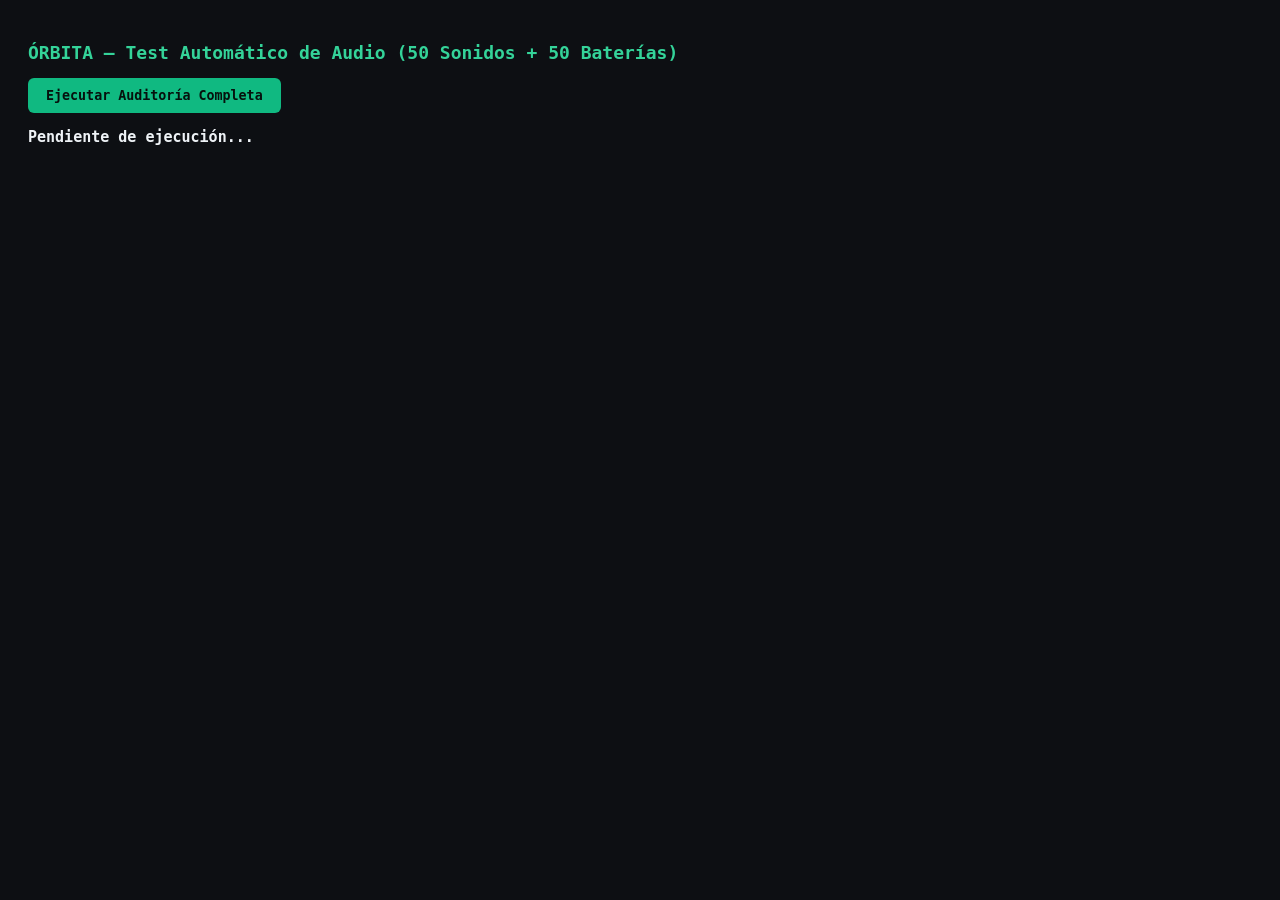
<file: tests/verify-presets.html>
<!DOCTYPE html>
<html lang="es">
<head>
  <meta charset="UTF-8" />
  <title>ÓRBITA — Verificación Automática de 50 Sonidos y 50 Baterías</title>
  <style>
    body {
      background: #0d0f13;
      color: #eef2f6;
      font-family: 'Consolas', monospace;
      padding: 20px;
      line-height: 1.45;
    }
    h1 { font-size: 18px; color: #34d399; margin-bottom: 12px; }
    button {
      background: #10b981;
      color: #06110d;
      border: none;
      padding: 10px 18px;
      border-radius: 6px;
      font-weight: 800;
      cursor: pointer;
      font-family: inherit;
    }
    #summary { margin: 14px 0; font-size: 15px; font-weight: bold; }
    .pass { color: #34d399; }
    .fail { color: #f87171; }
    #log {
      display: grid;
      grid-template-columns: repeat(auto-fill, minmax(260px, 1fr));
      gap: 6px;
      font-size: 12px;
    }
    .item {
      background: #151820;
      border: 1px solid #232834;
      padding: 6px 10px;
      border-radius: 5px;
    }
  </style>
</head>
<body>
  <h1>ÓRBITA — Test Automático de Audio (50 Sonidos + 50 Baterías)</h1>
  <button id="btn-run">Ejecutar Auditoría Completa</button>
  <div id="summary">Pendiente de ejecución...</div>
  <div id="log"></div>

  <script type="module">
    import { SYNTH_PRESETS, spawnSingleNoteVoice } from '../js/synth-presets.js';
    import { DRUM_PATTERNS, triggerDrumPatternStep } from '../js/drum-engine.js';
    import { ensureAudioUnlocked } from '../js/audio-core.js';

    async function runFullAudit() {
      const summaryEl = document.getElementById('summary');
      const logEl = document.getElementById('log');
      logEl.innerHTML = '';
      summaryEl.textContent = 'Verificando 50 sonidos y 50 patrones de batería...';

      const ctx = ensureAudioUnlocked();
      const analyser = ctx.createAnalyser();
      analyser.fftSize = 512;
      const probeGain = ctx.createGain();
      probeGain.gain.value = 0.05; // Volumen bajo durante el test rápido
      probeGain.connect(analyser);
      analyser.connect(ctx.destination);

      const buf = new Float32Array(analyser.fftSize);
      let passedSounds = 0;
      let passedDrums = 0;
      let failures = [];

      // 1. Verificar los 50 presets de sintetizador
      for (const preset of SYNTH_PRESETS) {
        let ok = false;
        let peakRms = 0;
        let hasNaN = false;
        try {
          const voice = spawnSingleNoteVoice(60, preset, ctx.currentTime, 0.9, probeGain);
          await new Promise(r => setTimeout(r, 25));
          analyser.getFloatTimeDomainData(buf);
          let sum = 0;
          for (let i = 0; i < buf.length; i++) {
            if (Number.isNaN(buf[i])) hasNaN = true;
            sum += buf[i] * buf[i];
          }
          peakRms = Math.sqrt(sum / buf.length);
          voice.stop();
          ok = !hasNaN && peakRms > 0.0001;
        } catch (err) {
          ok = false;
        }

        if (ok) passedSounds++;
        else failures.push(`Sonido #${preset.id + 1} (${preset.name})`);

        const div = document.createElement('div');
        div.className = `item ${ok ? 'pass' : 'fail'}`;
        div.textContent = `[SYNTH ${String(preset.id + 1).padStart(2, '0')}] ${preset.name}: ${ok ? 'OK' : 'FALLO'} (RMS=${peakRms.toFixed(4)})`;
        logEl.appendChild(div);
      }

      // 2. Verificar los 50 patrones de batería
      for (const pat of DRUM_PATTERNS) {
        let ok = false;
        let peakRms = 0;
        let hasNaN = false;
        try {
          // Disparar los pasos activos del patrón en el bus de prueba
          for (let s = 0; s < 16; s++) {
            triggerDrumPatternStep(pat, s, ctx.currentTime, probeGain);
          }
          await new Promise(r => setTimeout(r, 20));
          analyser.getFloatTimeDomainData(buf);
          let sum = 0;
          for (let i = 0; i < buf.length; i++) {
            if (Number.isNaN(buf[i])) hasNaN = true;
            sum += buf[i] * buf[i];
          }
          peakRms = Math.sqrt(sum / buf.length);
          ok = !hasNaN && peakRms > 0.0001;
        } catch (err) {
          ok = false;
        }

        if (ok) passedDrums++;
        else failures.push(`Batería #${pat.id + 1} (${pat.name})`);

        const div = document.createElement('div');
        div.className = `item ${ok ? 'pass' : 'fail'}`;
        div.textContent = `[DRUM ${String(pat.id + 1).padStart(2, '0')}] ${pat.name}: ${ok ? 'OK' : 'FALLO'} (RMS=${peakRms.toFixed(4)})`;
        logEl.appendChild(div);
      }

      const allPassed = passedSounds === 50 && passedDrums === 50;
      summaryEl.className = allPassed ? 'pass' : 'fail';
      summaryEl.textContent = `RESULTADO: Sonidos ${passedSounds}/50 OK | Baterías ${passedDrums}/50 OK ${allPassed ? '— 100% VALIDADO SIN ERRORES' : '— Fallos: ' + failures.join(', ')}`;
      window.__AUDIT_RESULT__ = { passedSounds, passedDrums, allPassed, failures };
    }

    document.getElementById('btn-run').addEventListener('click', runFullAudit);
    // Si se abre con ?autorun=1, ejecutar al primer click o automáticamente
    if (new URLSearchParams(location.search).get('autorun') === '1') {
      window.addEventListener('pointerdown', () => {
        if (!window.__AUDIT_STARTED__) {
          window.__AUDIT_STARTED__ = true;
          runFullAudit();
        }
      }, { once: true });
    }
  </script>
</body>
</html>
</file>
<file: css/tokens.css>
:root {
  /* Chasis y superficies de aluminio anodizado oscuro */
  --bg-viewport: #08090b;
  --chassis-bg: #141518;
  --chassis-grad: linear-gradient(165deg, #1a1c21 0%, #121317 55%, #0e0f12 100%);
  --chassis-border: #282b33;
  --chassis-shadow: 0 22px 55px rgba(0, 0, 0, 0.85), inset 0 1px 0 rgba(255, 255, 255, 0.07);

  /* Cavidades y módulos internos */
  --recess-bg: #0c0d10;
  --recess-border: #1e2026;
  --recess-shadow: inset 0 2px 5px rgba(0, 0, 0, 0.85), 0 1px 0 rgba(255, 255, 255, 0.03);

  /* Pantallas OLED / LCD oscuras */
  --screen-bg: #07080a;
  --screen-border: #1b1e24;
  --screen-shadow: inset 0 2px 6px rgba(0, 0, 0, 0.95);

  /* Botones táctiles hardware oscuros */
  --btn-bg: linear-gradient(180deg, #1d2026 0%, #14161b 100%);
  --btn-bg-hover: linear-gradient(180deg, #23272f 0%, #181b21 100%);
  --btn-bg-active: linear-gradient(180deg, #101216 0%, #16181d 100%);
  --btn-border: #282c35;
  --btn-border-active: #3a404d;
  --btn-shadow: 0 2px 4px rgba(0, 0, 0, 0.65), inset 0 1px 0 rgba(255, 255, 255, 0.06);
  --btn-shadow-active: inset 0 2px 4px rgba(0, 0, 0, 0.85);

  /* Teclas físicas marfil / titanio claro (7 teclas en zig-zag) */
  --key-bg: linear-gradient(180deg, #f8fafb 0%, #eaEEF2 78%, #d5dce3 100%);
  --key-bg-active: linear-gradient(180deg, #e2e8f0 0%, #cbd5e1 100%);
  --key-border: #ffffff;
  --key-lip: #9aa5b4;
  --key-lip-active: #64748b;
  --key-text-main: #12151a;
  --key-text-sub: #525d6d;
  --key-text-meta: #7c8899;

  /* Textos e iconos */
  --text-primary: #eef2f6;
  --text-secondary: #949eae;
  --text-muted: #565e6d;

  /* LEDs de alto contraste */
  --led-off: #23262e;
  --led-off-border: #16181d;

  /* Ámbar: Acordes, Tónica, Key-Strike, Pulso 1 */
  --led-amber: #f59e0b;
  --led-amber-bright: #fbbf24;
  --led-amber-glow: 0 0 10px rgba(245, 158, 11, 0.85), 0 0 3px rgba(251, 191, 36, 0.9);

  /* Esmeralda: Melodía, Modo M/m, Sonido, Play */
  --led-emerald: #10b981;
  --led-emerald-bright: #34d399;
  --led-emerald-glow: 0 0 10px rgba(16, 185, 129, 0.85), 0 0 3px rgba(52, 211, 153, 0.9);

  /* Cian: Humanizador, Tempo/BPM, Expresión */
  --led-cyan: #06b6d4;
  --led-cyan-bright: #22d3ee;
  --led-cyan-glow: 0 0 10px rgba(6, 182, 212, 0.85), 0 0 3px rgba(34, 211, 238, 0.9);

  /* Violeta: Reverb, Batería */
  --led-violet: #8b5cf6;
  --led-violet-bright: #a78bfa;
  --led-violet-glow: 0 0 10px rgba(139, 92, 246, 0.85), 0 0 3px rgba(167, 139, 250, 0.9);

  /* Rubí: REC, Precuenta, Alerta */
  --led-ruby: #ef4444;
  --led-ruby-bright: #f87171;
  --led-ruby-glow: 0 0 12px rgba(239, 68, 68, 0.9), 0 0 4px rgba(248, 113, 113, 0.95);

  /* Azul: Modulación Eje Y (solo durante toque activo) */
  --led-blue: #3b82f6;
  --led-blue-bright: #60a5fa;
  --led-blue-glow: 0 0 12px rgba(59, 130, 246, 0.85);

  /* Baremo Detector de Tonalidad (4 niveles) */
  --heat-red: #ef4444;
  --heat-orange: #f97316;
  --heat-yellow: #eab308;
  --heat-green: #22c55e;

  /* Tipografía y radios */
  --font-sans: 'Inter', -apple-system, BlinkMacSystemFont, 'Segoe UI', Roboto, sans-serif;
  --font-mono: 'JetBrains Mono', 'SF Mono', 'Fira Code', 'Consolas', monospace;

  --radius-chassis: 18px;
  --radius-module: 10px;
  --radius-btn: 7px;
  --radius-key: 11px;

  /* Transiciones rápidas de respuesta táctil */
  --transition-fast: 70ms cubic-bezier(0.2, 0.8, 0.2, 1);
}
</file>
<file: css/layout.css>
/* Reset estricto y bloqueo a 100dvh (Cero scroll, cero recortes) */
*, *::before, *::after {
  box-sizing: border-box;
  margin: 0;
  padding: 0;
  -webkit-tap-highlight-color: transparent;
  user-select: none;
  -webkit-user-select: none;
}

html, body {
  width: 100%;
  height: 100dvh;
  max-height: 100dvh;
  overflow: clip;
  background-color: var(--bg-viewport);
  color: var(--text-primary);
  font-family: var(--font-sans);
  overscroll-behavior: none;
  display: flex;
  align-items: center;
  justify-content: center;
}

/* Chasis exterior hardware (#141518) */
#orbita-chassis {
  width: 100%;
  height: 100dvh;
  max-width: 1180px;
  max-height: 100dvh;
  background: var(--chassis-grad);
  border: 1.5px solid var(--chassis-border);
  border-radius: var(--radius-chassis);
  box-shadow: var(--chassis-shadow);
  display: flex;
  flex-direction: column;
  padding: 8px;
  gap: 7px;
  position: relative;
  overflow: hidden;
}

/* En móvil a pantalla completa aprovechamos el 100% del viewport */
@media (max-width: 900px) {
  #orbita-chassis {
    max-width: 100vw;
    max-height: 100dvh;
    border-radius: 0;
    border: none;
    padding: 6px;
    gap: 6px;
  }
}

/* =========================================================
   BARRA SUPERIOR (HEADER)
   ========================================================= */
.hw-header {
  flex: 0 0 auto;
  height: 36px;
  background: var(--recess-bg);
  border: 1px solid var(--recess-border);
  border-radius: 9px;
  box-shadow: var(--recess-shadow);
  display: flex;
  align-items: center;
  justify-content: space-between;
  padding: 0 8px 0 10px;
  gap: 6px;
}

.brand-group {
  display: flex;
  align-items: center;
  gap: 7px;
}

.power-led {
  width: 7px;
  height: 7px;
  border-radius: 50%;
  background: var(--led-emerald-bright);
  box-shadow: var(--led-emerald-glow);
}

.brand-title {
  font-family: var(--font-mono);
  font-size: 13px;
  font-weight: 800;
  letter-spacing: 2px;
  color: var(--text-primary);
}

.header-actions {
  display: flex;
  align-items: center;
  gap: 5px;
}

@media (max-width: 420px) {
  .hw-header { padding-inline: 8px; }
  .brand-group { gap: 5px; }
  .header-actions { gap: 4px; }
  .header-actions .hdr-btn { min-width: 29px; padding-inline: 5px; gap: 4px; }
}

.hdr-btn {
  height: 26px;
  min-width: 30px;
  padding: 0 7px;
  background: var(--btn-bg);
  border: 1px solid var(--btn-border);
  border-radius: 6px;
  box-shadow: var(--btn-shadow);
  color: var(--text-secondary);
  display: inline-flex;
  align-items: center;
  justify-content: center;
  gap: 5px;
  cursor: pointer;
  font-family: var(--font-mono);
  font-size: 11px;
  font-weight: 700;
  transition: transform var(--transition-fast), border-color var(--transition-fast), color var(--transition-fast);
}

.hdr-btn:active {
  background: var(--btn-bg-active);
  box-shadow: var(--btn-shadow-active);
  transform: translateY(1px);
}

.hdr-btn svg {
  width: 14px;
  height: 14px;
  stroke: currentColor;
  fill: none;
  stroke-width: 2;
  stroke-linecap: round;
  stroke-linejoin: round;
}

.hdr-btn.is-on-amber {
  color: var(--led-amber-bright);
  border-color: rgba(245, 158, 11, 0.45);
}

.hdr-btn.is-on-cyan {
  color: var(--led-cyan-bright);
  border-color: rgba(6, 182, 212, 0.45);
}

.hdr-btn-rec {
  padding: 0 6px;
}

.hdr-btn-rec.is-demo-countin {
  color: var(--led-amber-bright);
  border-color: rgba(245, 158, 11, 0.75);
  animation: pulse-demo-countin 0.35s ease-in-out infinite alternate;
}

.hdr-btn-rec.is-demo-rec {
  color: var(--led-ruby-bright);
  border-color: rgba(239, 68, 68, 0.78);
  box-shadow: inset 0 0 12px rgba(239, 68, 68, 0.28), 0 0 10px rgba(239, 68, 68, 0.3);
  animation: pulse-demo-rec 0.85s ease-in-out infinite alternate;
}

.demo-rec-timer {
  font-family: var(--font-mono);
  font-size: 10px;
  font-weight: 800;
  color: var(--led-ruby-bright);
  letter-spacing: 0.3px;
}

.hdr-btn-rec.is-demo-countin .demo-rec-timer {
  color: var(--led-amber-bright);
}

@keyframes pulse-demo-countin {
  from { box-shadow: inset 0 0 4px rgba(245, 158, 11, 0.2); }
  to { box-shadow: inset 0 0 14px rgba(245, 158, 11, 0.55), 0 0 10px rgba(245, 158, 11, 0.3); }
}

@keyframes pulse-demo-rec {
  from { border-color: rgba(239, 68, 68, 0.45); }
  to { border-color: rgba(248, 113, 113, 0.95); }
}

/* =========================================================
   BARRA DE ESTADO OLED (Sonido · Acomp. · Batería · Progresión)
   ========================================================= */
.hw-status-strip {
  flex: 0 0 auto;
  height: 24px;
  background: var(--screen-bg);
  border: 1px solid var(--screen-border);
  border-radius: 7px;
  box-shadow: var(--screen-shadow);
  display: grid;
  grid-template-columns: repeat(4, minmax(0, 1fr));
  align-items: center;
  padding: 0 3px;
  gap: 2px;
  overflow: hidden;
}

.status-pill {
  background: transparent;
  border: none;
  border-radius: 4px;
  height: 20px;
  padding: 0 4px;
  display: flex;
  align-items: center;
  gap: 4px;
  min-width: 0;
  cursor: pointer;
  font-family: var(--font-mono);
  font-size: 10px;
  font-weight: 700;
  transition: background 90ms ease;
}

.status-pill:hover {
  background: rgba(255, 255, 255, 0.04);
}

.status-pill + .status-pill {
  border-left: 1px solid #1a1d24;
  border-top-left-radius: 0;
  border-bottom-left-radius: 0;
}

.status-pill svg {
  width: 11px;
  height: 11px;
  stroke: currentColor;
  fill: none;
  stroke-width: 2.1;
  stroke-linecap: round;
  stroke-linejoin: round;
  flex-shrink: 0;
}

.status-pill-text {
  white-space: nowrap;
  overflow: hidden;
  text-overflow: ellipsis;
  min-width: 0;
}

.status-pill.is-sound {
  color: var(--led-emerald-bright);
}

.status-pill.is-accomp {
  color: var(--led-amber-bright);
}

.status-pill.is-accomp.is-off {
  color: var(--text-secondary);
}

.status-pill.is-drum {
  color: var(--led-violet-bright);
}

.status-pill.is-prog { color: var(--led-cyan-bright); }
.status-pill.is-prog.is-off { color: var(--text-secondary); }
.status-pill.is-prog.is-playing { color: var(--led-amber-bright); }

/* =========================================================
   CUERPO PRINCIPAL: PANEL DE CONTROL + TECLADO 7 TECLAS
   ========================================================= */
.hw-main {
  --camera-pip-width: 116px;
  --camera-pip-height: 156px;
  --camera-pip-space: calc(var(--camera-pip-width) + 8px);
  flex: 1 1 0;
  min-height: 0;
  display: flex;
  gap: 8px;
  position: relative;
}

#camera-live-pip {
  position: absolute;
  inset: 0 0 auto auto;
  z-index: 1;
  width: var(--camera-pip-width);
  height: var(--camera-pip-height);
  border: 1px solid var(--screen-border);
  border-radius: 9px;
  background: #141518;
  box-shadow: var(--recess-shadow);
  overflow: hidden;
  pointer-events: auto;
}

#camera-live-video {
  display: block;
  width: 100%;
  height: 100%;
  object-fit: cover;
  transform: scaleX(-1);
}

.camera-live-rec {
  position: absolute;
  top: 6px;
  left: 5px;
  display: flex;
  align-items: center;
  gap: 4px;
  padding: 3px 4px;
  border-radius: 4px;
  background: #141518e6;
  color: var(--text-primary);
  font: 700 9px var(--font-mono);
}

#btn-minimize-camera {
  position: absolute;
  top: 4px;
  right: 4px;
  width: 24px;
  height: 24px;
  font-size: 11px;
  background: #141518e6;
}

@media (max-width: 900px) {
  .hw-main { --camera-pip-width: 92px; --camera-pip-height: 124px; }
}

/* MODO HORIZONTAL / ESCRITORIO (como capturas/02_escritorio_ui_aprobada.jpg) */
@media (orientation: landscape) {
  .hw-main {
    flex-direction: row;
  }
  .hw-main:has(> #camera-live-pip:not([hidden])) { padding-right: var(--camera-pip-space); }
  .control-deck {
    width: 325px;
    flex: 0 0 325px;
    height: 100%;
  }
  .keyboard-bay {
    flex: 1 1 0;
    min-width: 0;
    height: 100%;
  }
}

@media (orientation: landscape) and (max-width: 820px) {
  .control-deck {
    width: 275px;
    flex: 0 0 275px;
  }
}

/* MODO VERTICAL / MÓVIL PORTRAIT:
   Panel arriba compacto sin recortar ni un solo control,
   y 7 teclas abajo escalándose con flex: 1 1 0; min-height: 0 */
@media (orientation: portrait) {
  .hw-main {
    flex-direction: column;
    gap: 6px;
  }
  .control-deck {
    width: 100%;
    flex: 0 0 auto;
  }
  .hw-main:has(> #camera-live-pip:not([hidden])) .deck-grid-top {
    padding-right: var(--camera-pip-space);
    min-height: var(--camera-pip-height);
  }
  .keyboard-bay {
    flex: 1 1 0;
    min-height: 170px;
    width: 100%;
  }
}

/* =========================================================
   PANEL DE CONTROL (CONTROL DECK)
   ========================================================= */
.control-deck {
  background: var(--recess-bg);
  border: 1px solid var(--recess-border);
  border-radius: var(--radius-module);
  box-shadow: var(--recess-shadow);
  padding: 6px;
  display: flex;
  flex-direction: column;
  gap: 6px;
  justify-content: space-between;
}

/* En horizontal las 2 filas principales de módulos se estiran con gracia */
.deck-grid-top,
.deck-grid-mid {
  display: grid;
  grid-template-columns: 1fr 1fr;
  gap: 6px;
}

@media (orientation: landscape) {
  .deck-grid-top {
    flex: 1.08 1 0;
    min-height: 0;
  }
  .deck-grid-mid {
    flex: 1.15 1 0;
    min-height: 0;
  }
}

/* Sub-módulos con bisel interno */
.hw-module {
  background: #101216;
  border: 1px solid #1e2128;
  border-radius: 8px;
  padding: 5px;
  display: flex;
  flex-direction: column;
  gap: 4px;
  box-shadow: inset 0 1px 3px rgba(0, 0, 0, 0.7);
}

/* Botón hardware genérico */
.hw-btn {
  background: var(--btn-bg);
  border: 1px solid var(--btn-border);
  border-radius: var(--radius-btn);
  box-shadow: var(--btn-shadow);
  color: var(--text-primary);
  display: flex;
  align-items: center;
  justify-content: center;
  cursor: pointer;
  position: relative;
  font-family: var(--font-mono);
  font-weight: 700;
  transition: background var(--transition-fast), transform var(--transition-fast), border-color var(--transition-fast);
}

.hw-btn:hover {
  background: var(--btn-bg-hover);
}

.hw-btn:active,
.hw-btn.is-pressed {
  background: var(--btn-bg-active);
  box-shadow: var(--btn-shadow-active);
  transform: translateY(1px);
}

.hw-btn svg {
  width: 16px;
  height: 16px;
  stroke: currentColor;
  fill: none;
  stroke-width: 2;
  stroke-linecap: round;
  stroke-linejoin: round;
}

/* LEDs puntuales */
.led-dot {
  width: 6px;
  height: 6px;
  border-radius: 50%;
  background: var(--led-off);
  border: 1px solid var(--led-off-border);
  transition: background 110ms ease, box-shadow 110ms ease;
  flex-shrink: 0;
}

.led-dot.on-amber {
  background: var(--led-amber-bright);
  box-shadow: var(--led-amber-glow);
  border-color: transparent;
}

.led-dot.on-emerald {
  background: var(--led-emerald-bright);
  box-shadow: var(--led-emerald-glow);
  border-color: transparent;
}

.led-dot.on-cyan {
  background: var(--led-cyan-bright);
  box-shadow: var(--led-cyan-glow);
  border-color: transparent;
}

.led-dot.on-violet {
  background: var(--led-violet-bright);
  box-shadow: var(--led-violet-glow);
  border-color: transparent;
}

.led-dot.on-ruby {
  background: var(--led-ruby-bright);
  box-shadow: var(--led-ruby-glow);
  border-color: transparent;
}

.led-strip-3 {
  display: flex;
  align-items: center;
  gap: 4px;
}

/* =========================================================
   1. BLOQUE IZQUIERDO (4 CONTROLES APILADOS)
   ========================================================= */
.module-left-stack {
  display: grid;
  grid-template-rows: repeat(4, 1fr);
  gap: 4px;
}

.stack-btn {
  width: 100%;
  min-height: 29px;
  height: 100%;
  padding: 0 9px;
  justify-content: space-between;
}

.stack-btn .icon-wrap {
  display: flex;
  align-items: center;
  gap: 6px;
}

/* Control 4 del stack: Acompañamiento Automático 0-9 con ◀ y ▶ */
.accomp-row {
  display: grid;
  grid-template-columns: 30px 1fr 30px;
  gap: 4px;
  min-height: 29px;
  height: 100%;
}

.accomp-screen {
  background: var(--screen-bg);
  border: 1px solid var(--screen-border);
  border-radius: 6px;
  box-shadow: var(--screen-shadow);
  display: flex;
  align-items: center;
  justify-content: center;
  gap: 6px;
  font-family: var(--font-mono);
  font-size: 13px;
  font-weight: 800;
  color: var(--text-secondary);
}

.accomp-screen.is-active {
  color: var(--led-amber-bright);
  text-shadow: 0 0 8px rgba(245, 158, 11, 0.55);
}

.accomp-screen svg {
  width: 13px;
  height: 13px;
  stroke: currentColor;
  fill: none;
  stroke-width: 2;
}

/* =========================================================
   2. BLOQUE DE TONALIDAD (CUADRÍCULA 2x2)
   ========================================================= */
.module-tonality {
  display: grid;
  grid-template-columns: 1.15fr 1fr;
  grid-template-rows: 1fr 1fr;
  gap: 4px;
}

.tonic-display {
  background: var(--screen-bg);
  border: 1px solid var(--screen-border);
  border-radius: var(--radius-btn);
  box-shadow: var(--screen-shadow);
  display: flex;
  align-items: center;
  justify-content: center;
  font-family: var(--font-mono);
  font-size: 15px;
  font-weight: 800;
  color: var(--led-amber-bright);
  text-shadow: 0 0 10px rgba(245, 158, 11, 0.55);
  letter-spacing: 0.5px;
  min-height: 29px;
}

.mode-toggle-btn {
  font-family: var(--font-mono);
  font-size: 15px;
  font-weight: 800;
  min-height: 29px;
}

.mode-toggle-btn.is-major {
  color: var(--led-emerald-bright);
  text-shadow: 0 0 8px rgba(16, 185, 129, 0.55);
}

.mode-toggle-btn.is-minor {
  color: var(--led-cyan-bright);
  text-shadow: 0 0 8px rgba(6, 182, 212, 0.55);
}

.mode-toggle-btn.is-custom {
  color: var(--led-amber-bright);
  border-color: rgb(245 158 11 / 45%);
}

.hw-btn .wrench-mode-icon {
  width: 19px;
  height: 19px;
  filter: drop-shadow(0 0 4px rgb(245 158 11 / 50%));
}

.arrow-btn {
  font-size: 11px;
  color: var(--text-primary);
  min-height: 29px;
}

/* =========================================================
   3. BLOQUES COMBINADOS (OCTAVA+SONIDO y TEMPO+BATERÍA)
   ========================================================= */
.module-dual-columns {
  display: grid;
  grid-template-columns: 1fr 1fr;
  gap: 5px;
}

.dual-col {
  display: flex;
  flex-direction: column;
  gap: 4px;
}

.mini-screen {
  height: 26px;
  background: var(--screen-bg);
  border: 1px solid var(--screen-border);
  border-radius: 6px;
  box-shadow: var(--screen-shadow);
  display: flex;
  align-items: center;
  justify-content: center;
  gap: 5px;
  font-family: var(--font-mono);
  font-size: 12px;
  font-weight: 800;
  padding: 0 4px;
}

.mini-screen svg {
  width: 12px;
  height: 12px;
  stroke: currentColor;
  fill: none;
  stroke-width: 2;
  flex-shrink: 0;
}

.mini-screen.screen-octave {
  color: var(--text-primary);
}

.mini-screen.screen-sound {
  color: var(--led-emerald-bright);
  text-shadow: 0 0 8px rgba(16, 185, 129, 0.45);
}

.mini-screen.screen-tempo {
  color: var(--led-cyan-bright);
  text-shadow: 0 0 8px rgba(6, 182, 212, 0.45);
  cursor: pointer;
  justify-content: space-between;
  padding: 0 6px;
}

.mini-screen.screen-drum {
  color: var(--led-violet-bright);
  text-shadow: 0 0 8px rgba(139, 92, 246, 0.45);
}

.col-arrows-2 {
  flex: 1 1 0;
  display: grid;
  grid-template-rows: 1fr 1fr;
  gap: 4px;
}

.col-arrows-3 {
  flex: 1 1 0;
  display: grid;
  grid-template-rows: 24px 1fr 1fr;
  gap: 4px;
}

@media (orientation: portrait) {
  .col-arrows-2 .hw-btn {
    min-height: 27px;
  }
  .col-arrows-3 {
    grid-template-rows: 22px 24px 24px;
  }
  .col-arrows-3 .hw-btn {
    min-height: 22px;
  }
}

.drum-play-btn.is-playing {
  color: var(--led-emerald-bright);
  border-color: rgba(16, 185, 129, 0.5);
  box-shadow: inset 0 0 10px rgba(16, 185, 129, 0.18);
}

.metro-tap-btn {
  font-size: 10px;
  color: var(--text-secondary);
  gap: 4px;
}

.metro-tap-btn.metro-on {
  color: var(--led-cyan-bright);
  border-color: rgba(6, 182, 212, 0.45);
}

/* =========================================================
   4. BARRA DE LOOPER (INFERIOR DEL PANEL)
   ========================================================= */
.module-looper {
  background: #101216;
  border: 1px solid #1e2128;
  border-radius: 8px;
  padding: 6px;
  display: flex;
  flex-direction: column;
  gap: 6px;
}

.looper-status-bar {
  display: flex;
  align-items: center;
  gap: 8px;
  height: 16px;
  padding: 0 2px;
}

.beat-leds {
  display: flex;
  align-items: center;
  gap: 5px;
}

.beat-leds .led-dot {
  width: 7px;
  height: 7px;
}

.loop-progress-track {
  flex: 1 1 0;
  height: 5px;
  background: #07080a;
  border: 1px solid #1c1f26;
  border-radius: 999px;
  overflow: hidden;
  position: relative;
}

.loop-progress-fill {
  height: 100%;
  width: 0%;
  background: linear-gradient(90deg, var(--led-emerald) 0%, var(--led-cyan-bright) 100%);
  border-radius: 999px;
  transition: width 40ms linear;
}

.loop-progress-fill.is-recording {
  background: linear-gradient(90deg, var(--led-ruby) 0%, var(--led-amber) 100%);
}

.loop-bars-badge {
  font-family: var(--font-mono);
  font-size: 10px;
  font-weight: 800;
  color: var(--text-secondary);
  background: var(--screen-bg);
  border: 1px solid var(--screen-border);
  border-radius: 4px;
  padding: 1px 5px;
  min-width: 28px;
  text-align: center;
}

.looper-controls {
  display: grid;
  grid-template-columns: repeat(4, 1fr);
  gap: 6px;
  height: 32px;
}

.looper-btn {
  gap: 6px;
}

.looper-btn.is-rec-active {
  border-color: rgba(239, 68, 68, 0.7);
  box-shadow: inset 0 0 12px rgba(239, 68, 68, 0.25);
}

.looper-btn.is-countin {
  border-color: rgba(245, 158, 11, 0.75);
  animation: pulse-countin 0.35s infinite alternate;
}

.looper-btn.is-play-active {
  border-color: rgba(16, 185, 129, 0.65);
  box-shadow: inset 0 0 12px rgba(16, 185, 129, 0.2);
}

@media (orientation: landscape) and (max-height: 460px) {
  .control-deck { gap: 4px; padding: 4px; }
  .control-deck .hw-module { padding: 4px; }
  .module-left-stack,
  .col-arrows-2,
  .col-arrows-3,
  .dual-col { gap: 3px; }
  .stack-btn,
  .accomp-row,
  .arrow-btn,
  .tonic-display,
  .mode-toggle-btn { min-height: 17px; }
  .mini-screen { height: 20px; }
  .col-arrows-3 { grid-template-rows: 17px 1fr 1fr; }
  .module-looper { padding: 4px; gap: 4px; }
}

@keyframes pulse-countin {
  from { box-shadow: inset 0 0 4px rgba(245, 158, 11, 0.2); }
  to { box-shadow: inset 0 0 14px rgba(239, 68, 68, 0.55); }
}

/* =========================================================
   SUPERFICIE DE 7 TECLAS EN ZIG-ZAG (3 ARRIBA / 4 ABAJO)
   ========================================================= */
.keyboard-bay {
  background: var(--recess-bg);
  border: 1px solid var(--recess-border);
  border-radius: var(--radius-module);
  box-shadow: var(--recess-shadow);
  padding: 10px;
  display: flex;
  flex-direction: column;
  gap: 10px;
  overflow: hidden;
}

@media (orientation: portrait) {
  .keyboard-bay {
    padding: 7px;
    gap: 7px;
  }
}

/* Ambas filas usan flex: 1 1 0; min-height: 0 para escalar sin recortes */
.key-row {
  flex: 1 1 0;
  min-height: 0;
  display: flex;
  justify-content: center;
  gap: 10px;
}

.key-row-top { position: relative; }

.progression-widget,
.prog-info-badge {
  position: absolute;
  top: 0;
  width: calc(12.5% - 4px);
  min-width: 40px;
  max-width: 68px;
  height: 100%;
  max-height: 132px;
  border: 1px solid var(--screen-border);
  border-radius: var(--radius-btn);
  background: var(--screen-bg);
  box-shadow: var(--screen-shadow);
  font-family: var(--font-mono);
}

.progression-widget {
  left: 0;
  display: grid;
  grid-template-rows: repeat(4, minmax(0, 1fr));
  gap: 2px;
  padding: 3px;
}

.progression-widget .hw-btn {
  min-height: 0;
  border-radius: 4px;
  font-size: 10px;
  gap: 4px;
}

.progression-widget .led-dot { width: 5px; height: 5px; }
.progression-widget .hw-btn[aria-pressed="true"] { color: var(--led-amber-bright); }

.prog-num {
  display: grid;
  place-items: center;
  color: var(--led-amber-bright);
  font-size: 13px;
  font-weight: 800;
  line-height: 1;
}

.prog-num.is-off { color: var(--text-secondary); }
.prog-info-badge[hidden] { display: none; }

.prog-info-badge {
  right: 0;
  display: grid;
  place-items: center;
  writing-mode: vertical-rl;
  white-space: nowrap;
  color: #ba9b65;
  font-size: 10px;
  pointer-events: none;
}

/* En horizontal estrecho, el módulo debe seguir cabiendo junto a las teclas. */
@media (orientation: landscape) and (max-width: 660px) {
  .control-deck { width: 230px; flex-basis: 230px; }
  .progression-widget,
  .prog-info-badge { min-width: min(40px, calc(12.5% - 1px)); }
}

@media (orientation: portrait) {
  .key-row {
    gap: 7px;
  }
}

/* Las 4 teclas inferiores ocupan 1/4 cada una; las 3 superiores tienen exactamente el mismo ancho y quedan centradas sobre los huecos intermedios */
.key-row-bottom .key-pad {
  flex: 0 0 calc((100% - 30px) / 4);
  max-width: calc((100% - 30px) / 4);
}

.key-row-top .key-pad {
  flex: 0 0 calc((100% - 30px) / 4);
  max-width: calc((100% - 30px) / 4);
}

@media (orientation: portrait) {
  .key-row-bottom .key-pad,
  .key-row-top .key-pad {
    flex: 0 0 calc((100% - 21px) / 4);
    max-width: calc((100% - 21px) / 4);
  }
}

.key-pad {
  height: 100%;
  background: var(--key-bg);
  border: 1px solid var(--key-border);
  border-bottom: 5px solid var(--key-lip);
  border-radius: var(--radius-key);
  box-shadow: 0 6px 14px rgba(0, 0, 0, 0.55), inset 0 1px 0 #ffffff;
  position: relative;
  display: flex;
  flex-direction: column;
  align-items: center;
  justify-content: center;
  cursor: pointer;
  overflow: hidden;
  transition: transform 45ms ease, border-bottom-width 45ms ease, box-shadow 45ms ease;
  touch-action: none;
}

.key-pad.is-active {
  background: var(--key-bg-active);
  border-bottom-width: 2px;
  border-bottom-color: var(--key-lip-active);
  transform: translateY(3px);
  box-shadow: 0 2px 6px rgba(0, 0, 0, 0.65), inset 0 0 18px rgba(6, 182, 212, 0.18);
}

.key-pad.is-prog-active {
  border-color: var(--led-amber-bright);
  border-bottom-color: #ac7832;
  box-shadow: 0 0 8px rgb(245 158 11 / 32%), inset 0 0 23px rgb(245 158 11 / 21%);
}

.key-pad.is-prog-active .key-roman { color: #82500a; }
.key-pad.is-prog-active.is-active { border-bottom-color: var(--key-lip-active); }

/* Grado romano (esquina superior izquierda) */
.key-roman {
  position: absolute;
  top: 7px;
  left: 9px;
  font-family: var(--font-mono);
  font-size: 11px;
  font-weight: 800;
  color: var(--key-text-meta);
  pointer-events: none;
}

/* Atajo de teclado PC (esquina superior derecha / inferior derecha sutil) */
.key-shortcut {
  position: absolute;
  top: 7px;
  right: 9px;
  font-family: var(--font-mono);
  font-size: 10px;
  font-weight: 700;
  color: #9aa5b5;
  opacity: 0.7;
  pointer-events: none;
}

/* Nota principal en español (DO, RE, MI...) */
.key-note {
  font-family: var(--font-sans);
  font-size: clamp(17px, 2.6vw, 24px);
  font-weight: 900;
  color: var(--key-text-main);
  letter-spacing: 0.5px;
  line-height: 1.1;
  pointer-events: none;
}

/* Subtítulo de acorde/octava (Do, Rem, Mim, Fa, Sol, Lam, Sim) */
.key-chord {
  font-family: var(--font-mono);
  font-size: clamp(10px, 1.4vw, 12px);
  font-weight: 700;
  color: var(--key-text-sub);
  margin-top: 3px;
  pointer-events: none;
}

/* Medidor de Expresión en Eje Y:
   REGLA OBLIGATORIA: Invisible en reposo (opacity: 0), solo visible mientras la tecla está pulsada */
.key-expr-track {
  position: absolute;
  left: 7px;
  bottom: 10px;
  top: 28px;
  width: 5px;
  background: rgba(15, 23, 42, 0.14);
  border-radius: 999px;
  overflow: hidden;
  display: flex;
  align-items: flex-end;
  opacity: 0;
  transition: opacity 90ms ease;
  pointer-events: none;
}

.key-pad.is-active .key-expr-track {
  opacity: 1;
}

.key-expr-fill {
  width: 100%;
  height: 50%;
  background: linear-gradient(180deg, var(--led-cyan-bright) 0%, var(--led-blue) 100%);
  box-shadow: var(--led-blue-glow);
  border-radius: 999px;
}

/* =========================================================
   HUD DE DIAGNÓSTICO (?debug=1)
   ========================================================= */
.debug-hud {
  position: fixed;
  bottom: 6px;
  right: 6px;
  background: rgba(7, 8, 10, 0.92);
  border: 1px solid var(--led-cyan);
  border-radius: 6px;
  padding: 5px 8px;
  font-family: var(--font-mono);
  font-size: 10px;
  color: var(--led-cyan-bright);
  z-index: 9999;
  pointer-events: none;
  line-height: 1.35;
  box-shadow: 0 4px 14px rgba(0, 0, 0, 0.75);
}

.debug-hud[hidden] {
  display: none !important;
}
</file>
<file: css/modals.css>
/* =========================================================
   MODALES SUPERPUESTOS (CONFIGURACIÓN 50→9, CLAVE DE SOL, QR)
   ========================================================= */
.hw-modal-backdrop {
  position: absolute;
  inset: 0;
  background: rgba(6, 7, 9, 0.86);
  backdrop-filter: blur(8px);
  -webkit-backdrop-filter: blur(8px);
  z-index: 200;
  display: flex;
  align-items: center;
  justify-content: center;
  padding: 10px;
}

.hw-modal-backdrop[hidden] {
  display: none !important;
}

.hw-modal-card {
  width: 100%;
  max-width: 680px;
  height: 100%;
  max-height: 640px;
  background: var(--chassis-bg);
  border: 1.5px solid var(--chassis-border);
  border-radius: 14px;
  box-shadow: 0 20px 50px rgba(0, 0, 0, 0.9);
  display: flex;
  flex-direction: column;
  overflow: hidden;
}

.modal-header {
  flex: 0 0 auto;
  height: 44px;
  background: var(--recess-bg);
  border-bottom: 1px solid var(--recess-border);
  display: flex;
  align-items: center;
  justify-content: space-between;
  padding: 0 12px;
}

.modal-title {
  display: flex;
  align-items: center;
  gap: 8px;
  font-family: var(--font-mono);
  font-size: 13px;
  font-weight: 800;
  letter-spacing: 0.8px;
  color: var(--text-primary);
}

.modal-title svg {
  width: 16px;
  height: 16px;
  stroke: var(--led-amber-bright);
  fill: none;
  stroke-width: 2;
  stroke-linecap: round;
  stroke-linejoin: round;
  flex-shrink: 0;
}

.modal-close-btn {
  width: 30px;
  height: 30px;
  background: var(--btn-bg);
  border: 1px solid var(--btn-border);
  border-radius: 7px;
  color: var(--text-primary);
  font-family: var(--font-mono);
  font-size: 14px;
  font-weight: 800;
  cursor: pointer;
  display: flex;
  align-items: center;
  justify-content: center;
}

.modal-close-btn:active {
  background: var(--btn-bg-active);
}

/* =========================================================
   SERVICIO 1: CONFIGURACIÓN (BANCO 50 → 9)
   ========================================================= */
.config-tabs {
  flex: 0 0 auto;
  display: grid;
  grid-template-columns: repeat(4, 1fr);
  gap: 5px;
  padding: 8px 10px;
  background: #101216;
  border-bottom: 1px solid var(--recess-border);
}

.config-tab-btn {
  min-width: 0;
  height: 34px;
  background: var(--btn-bg);
  border: 1px solid var(--btn-border);
  border-radius: 7px;
  color: var(--text-secondary);
  font-family: var(--font-mono);
  font-size: 11px;
  font-weight: 800;
  cursor: pointer;
  display: flex;
  align-items: center;
  justify-content: center;
  gap: 5px;
  padding: 0 4px;
}

.config-tab-btn svg {
  width: 14px;
  height: 14px;
  flex: 0 0 14px;
  stroke: currentColor;
  fill: none;
  stroke-width: 2;
  stroke-linecap: round;
  stroke-linejoin: round;
}

@media (max-width: 420px) {
  .config-tab-btn { font-size: 10px; gap: 3px; }
  .config-tabs { padding-inline: 7px; }
}

.config-tab-btn.is-active {
  color: var(--led-emerald-bright);
  border-color: rgba(16, 185, 129, 0.55);
  box-shadow: inset 0 0 12px rgba(16, 185, 129, 0.16);
}

.config-toolbar {
  flex: 0 0 auto;
  display: flex;
  align-items: center;
  justify-content: space-between;
  padding: 6px 12px;
  background: #0d0f13;
  border-bottom: 1px solid #1b1e25;
  font-family: var(--font-mono);
  font-size: 11px;
  color: var(--text-secondary);
}

.config-slots-pill {
  color: var(--led-amber-bright);
  font-weight: 800;
}

.config-list-container {
  flex: 1 1 0;
  min-height: 0;
  overflow-y: auto;
  padding: 8px 10px;
  display: flex;
  flex-direction: column;
  gap: 5px;
  touch-action: pan-y;
  -webkit-overflow-scrolling: touch;
}

.config-toolbar[hidden],
.config-list-container[hidden] {
  display: none;
}

.bank-item {
  display: grid;
  grid-template-columns: 38px 1fr 42px;
  align-items: center;
  gap: 8px;
  padding: 6px 8px;
  background: #101217;
  border: 1px solid #1e222b;
  border-radius: 8px;
  transition: border-color 100ms ease, background 100ms ease;
}

.bank-item.is-selected {
  background: #141920;
  border-color: rgba(16, 185, 129, 0.45);
}

.bank-slot-btn {
  width: 32px;
  height: 30px;
  border-radius: 6px;
  background: var(--screen-bg);
  border: 1.5px solid #2a2f3a;
  color: var(--text-muted);
  font-family: var(--font-mono);
  font-size: 13px;
  font-weight: 800;
  cursor: pointer;
  display: flex;
  align-items: center;
  justify-content: center;
}

.bank-item.is-selected .bank-slot-btn {
  background: rgba(16, 185, 129, 0.16);
  border-color: var(--led-emerald-bright);
  color: var(--led-emerald-bright);
  box-shadow: 0 0 8px rgba(16, 185, 129, 0.35);
}

.bank-info {
  min-width: 0;
  display: flex;
  flex-direction: column;
  gap: 2px;
  cursor: pointer;
}

.bank-name {
  font-size: 13px;
  font-weight: 700;
  color: var(--text-primary);
  white-space: nowrap;
  overflow: hidden;
  text-overflow: ellipsis;
}

.bank-meta {
  font-family: var(--font-mono);
  font-size: 10px;
  color: var(--text-secondary);
}

.bank-preview-btn {
  width: 36px;
  height: 30px;
  border-radius: 6px;
  background: var(--btn-bg);
  border: 1px solid var(--btn-border);
  color: var(--text-secondary);
  cursor: pointer;
  display: flex;
  align-items: center;
  justify-content: center;
}

.bank-preview-btn.is-previewing {
  color: var(--led-amber-bright);
  border-color: var(--led-amber);
  box-shadow: inset 0 0 10px rgba(245, 158, 11, 0.25);
}

.bank-preview-btn svg {
  width: 14px;
  height: 14px;
  stroke: currentColor;
  fill: none;
  stroke-width: 2;
}

/* =========================================================
   SERVICIO 2: DETECTOR DE TONALIDAD POR MICRÓFONO (CLAVE DE SOL)
   ========================================================= */
.tonality-body {
  flex: 1 1 0;
  min-height: 0;
  padding: 10px;
  display: flex;
  flex-direction: column;
  gap: 8px;
  justify-content: space-between;
  overflow-y: auto;
  touch-action: pan-y;
}

.mic-controls-row {
  display: flex;
  align-items: center;
  gap: 6px;
  flex-wrap: wrap;
}

.mic-toggle-btn {
  flex: 1 1 150px;
  height: 36px;
  padding: 0 12px;
  gap: 8px;
  font-size: 12px;
}

.mic-toggle-btn.is-listening {
  color: var(--led-ruby-bright);
  border-color: var(--led-ruby);
  box-shadow: inset 0 0 14px rgba(239, 68, 68, 0.25);
}

.mic-action-btn {
  height: 36px;
  padding: 0 10px;
  font-size: 11px;
  color: var(--text-secondary);
}

/* Barra de buffer de 20 segundos y lectura instantánea */
.mic-telemetry-box {
  background: var(--recess-bg);
  border: 1px solid var(--recess-border);
  border-radius: 8px;
  padding: 8px 10px;
  display: flex;
  flex-direction: column;
  gap: 6px;
}

.telemetry-top {
  display: flex;
  align-items: center;
  justify-content: space-between;
  font-family: var(--font-mono);
  font-size: 11px;
}

.live-pitch-badge {
  color: var(--led-cyan-bright);
  font-weight: 800;
}

.buffer-time-badge {
  color: var(--text-secondary);
}

.buffer-progress-bar {
  width: 100%;
  height: 5px;
  background: #060709;
  border-radius: 999px;
  overflow: hidden;
}

.buffer-progress-fill {
  height: 100%;
  width: 0%;
  background: linear-gradient(90deg, var(--led-cyan) 0%, var(--led-emerald-bright) 100%);
  transition: width 150ms linear;
}

/* Resultado de tonalidad estimada (Do M / La m) */
.detected-key-panel {
  background: #0d1015;
  border: 1px solid #222733;
  border-radius: 10px;
  padding: 10px;
  display: flex;
  flex-direction: column;
  align-items: center;
  gap: 8px;
  text-align: center;
}

.detected-label {
  font-family: var(--font-mono);
  font-size: 10px;
  color: var(--text-secondary);
  text-transform: uppercase;
  letter-spacing: 1px;
}

.detected-key-value {
  font-family: var(--font-mono);
  font-size: clamp(18px, 4vw, 24px);
  font-weight: 900;
  color: var(--led-amber-bright);
  text-shadow: 0 0 12px rgba(245, 158, 11, 0.45);
}

.apply-key-actions {
  width: 100%;
  display: grid;
  grid-template-columns: 1fr 1fr;
  gap: 8px;
}

.apply-key-btn {
  height: 34px;
  font-size: 12px;
  gap: 6px;
}

.apply-key-btn.btn-major {
  color: var(--led-emerald-bright);
  border-color: rgba(16, 185, 129, 0.45);
}

.apply-key-btn.btn-minor {
  color: var(--led-cyan-bright);
  border-color: rgba(6, 182, 212, 0.45);
}

/* Leyenda de baremo de 4 niveles */
.heatmap-legend {
  display: flex;
  align-items: center;
  justify-content: center;
  gap: 12px;
  flex-wrap: wrap;
  font-family: var(--font-mono);
  font-size: 10px;
  color: var(--text-secondary);
}

.legend-item {
  display: inline-flex;
  align-items: center;
  gap: 4px;
}

.legend-swatch {
  width: 8px;
  height: 8px;
  border-radius: 2px;
}

/* Teclado cromático de 1 octava (12 teclas: 7 blancas + 5 negras) con referencia sonora */
.chromatic-stage {
  flex: 1 1 140px;
  min-height: 130px;
  background: var(--recess-bg);
  border: 1px solid var(--recess-border);
  border-radius: 10px;
  padding: 8px;
  display: flex;
  flex-direction: column;
  gap: 6px;
}

.chromatic-hint {
  font-family: var(--font-mono);
  font-size: 10px;
  color: var(--text-secondary);
  text-align: center;
}

.chromatic-keyboard {
  flex: 1 1 0;
  position: relative;
  display: grid;
  grid-template-columns: repeat(7, 1fr);
  gap: 4px;
  min-height: 105px;
}

.chrom-key-white {
  background: linear-gradient(180deg, #f1f5f9 0%, #cbd5e1 100%);
  border: 1px solid #ffffff;
  border-bottom: 4px solid #94a3b8;
  border-radius: 7px;
  position: relative;
  display: flex;
  flex-direction: column;
  align-items: center;
  justify-content: flex-end;
  padding-bottom: 7px;
  cursor: pointer;
  color: #0f172a;
  font-family: var(--font-mono);
  font-size: 11px;
  font-weight: 800;
  overflow: hidden;
}

.chrom-key-white:active,
.chrom-key-white.is-playing {
  transform: translateY(2px);
  border-bottom-width: 2px;
}

.chrom-key-black {
  position: absolute;
  top: 0;
  height: 60%;
  width: 10.5%;
  background: linear-gradient(180deg, #272b36 0%, #13161c 100%);
  border: 1px solid #383e4c;
  border-bottom: 4px solid #090a0d;
  border-radius: 0 0 6px 6px;
  z-index: 5;
  display: flex;
  flex-direction: column;
  align-items: center;
  justify-content: flex-end;
  padding-bottom: 5px;
  cursor: pointer;
  color: #e2e8f0;
  font-family: var(--font-mono);
  font-size: 9px;
  font-weight: 800;
  overflow: hidden;
  box-shadow: 0 4px 8px rgba(0, 0, 0, 0.7);
}

.chrom-key-black:active,
.chrom-key-black.is-playing {
  transform: translateY(2px);
  border-bottom-width: 2px;
}

/* Posiciones exactas de las 5 teclas negras (Do#, Re#, Fa#, Sol#, La#) */
.chrom-key-black[data-pc="1"]  { left: 9.1%; }
.chrom-key-black[data-pc="3"]  { left: 23.4%; }
.chrom-key-black[data-pc="6"]  { left: 52.0%; }
.chrom-key-black[data-pc="8"]  { left: 66.3%; }
.chrom-key-black[data-pc="10"] { left: 80.6%; }

/* Indicador de baremo de calor dentro de cada tecla cromática */
.chrom-heat-bar {
  position: absolute;
  bottom: 0;
  left: 0;
  right: 0;
  height: 0%;
  opacity: 0.42;
  pointer-events: none;
  transition: height 120ms ease, background-color 120ms ease;
}

.chrom-heat-dot {
  width: 8px;
  height: 8px;
  border-radius: 50%;
  margin-bottom: 4px;
  background: transparent;
  z-index: 2;
  transition: background-color 120ms ease, box-shadow 120ms ease;
}

.chrom-key-label {
  z-index: 2;
  position: relative;
}

/* Niveles de calor 1..4 */
[data-heat="1"] .chrom-heat-bar { background: var(--heat-red); }
[data-heat="1"] .chrom-heat-dot { background: var(--heat-red); box-shadow: 0 0 6px var(--heat-red); }

[data-heat="2"] .chrom-heat-bar { background: var(--heat-orange); }
[data-heat="2"] .chrom-heat-dot { background: var(--heat-orange); box-shadow: 0 0 6px var(--heat-orange); }

[data-heat="3"] .chrom-heat-bar { background: var(--heat-yellow); }
[data-heat="3"] .chrom-heat-dot { background: var(--heat-yellow); box-shadow: 0 0 8px var(--heat-yellow); }

[data-heat="4"] .chrom-heat-bar { background: var(--heat-green); }
[data-heat="4"] .chrom-heat-dot { background: var(--heat-green); box-shadow: 0 0 10px var(--heat-green); }

/* =========================================================
   MODAL ESTUDIO DE MAQUETA (2 PISTAS: MÚSICA + VOZ, FX, RECORTE)
   ========================================================= */
.demo-studio-card {
  max-width: 540px;
  height: auto;
  max-height: 100%;
}

.demo-studio-body {
  padding: 12px;
  display: flex;
  flex-direction: column;
  gap: 10px;
  overflow-y: auto;
  touch-action: pan-y;
  min-height: 0;
}

.demo-result-warning {
  font-family: var(--font-mono);
  font-size: 11px;
  color: var(--led-amber-bright);
  background: rgba(245, 158, 11, 0.1);
  border: 1px solid rgba(245, 158, 11, 0.35);
  border-radius: 7px;
  padding: 6px 10px;
}

.studio-wave-box {
  background: var(--recess-bg);
  border: 1px solid var(--recess-border);
  border-radius: 9px;
  padding: 8px;
  display: flex;
  flex-direction: column;
  gap: 7px;
}

.studio-wave-header {
  display: flex;
  align-items: center;
  justify-content: space-between;
  font-family: var(--font-mono);
  font-size: 10.5px;
  color: var(--text-secondary);
}

.wave-legend {
  display: inline-flex;
  align-items: center;
  gap: 4px;
}

.legend-dot {
  width: 7px;
  height: 7px;
  border-radius: 50%;
  display: inline-block;
}

.studio-trim-readout {
  color: var(--led-cyan-bright);
  font-weight: 800;
}

.demo-waveform-canvas {
  width: 100%;
  height: 76px;
  background: var(--screen-bg);
  border: 1px solid var(--screen-border);
  border-radius: 6px;
  display: block;
  cursor: pointer;
  touch-action: none;
}

.studio-wave-hint {
  margin: 0;
  color: var(--text-secondary);
  font: 10px/1.2 var(--font-mono);
}

.trim-sliders-grid {
  display: flex;
  flex-direction: column;
  gap: 5px;
}

.trim-slider-row,
.mixer-row {
  display: grid;
  grid-template-columns: 56px minmax(0, 1fr) 48px;
  align-items: center;
  gap: 8px;
  font-family: var(--font-mono);
  font-size: 11px;
  color: var(--text-secondary);
}

.trim-slider-row input[type="range"],
.mixer-row input[type="range"] {
  width: 100%;
  min-width: 0;
  accent-color: var(--led-cyan-bright);
  cursor: pointer;
}

.mixer-row.is-disabled {
  opacity: 0.42;
  pointer-events: none;
}

.mixer-row[hidden] {
  display: none;
}

.studio-mixer-box {
  background: var(--recess-bg);
  border: 1px solid var(--recess-border);
  border-radius: 9px;
  padding: 9px 10px;
  display: flex;
  flex-direction: column;
  gap: 8px;
  min-width: 0;
}

#mix-master-row {
  padding-top: 8px;
  border-top: 1px solid #292b30;
}

.mixer-label.is-master {
  color: var(--text-primary);
  letter-spacing: 0.05em;
}

.hw-btn.studio-master-comp {
  min-width: 0;
  min-height: 25px;
  padding: 0 6px;
  justify-content: center;
  gap: 5px;
  background: var(--chassis-bg);
  font-size: 10px;
  font-weight: 800;
  letter-spacing: 0.08em;
}

.studio-vu-box {
  box-sizing: border-box;
  min-width: 0;
  padding: 4px 6px 3px;
  border: 1px solid var(--screen-border);
  border-radius: 7px;
  background: #090d0f;
  box-shadow: inset 0 1px 8px #0009;
  font-family: var(--font-mono);
}

.studio-vu-header {
  display: grid;
  grid-template-columns: auto minmax(0, 1fr) 8ch auto;
  align-items: center;
  gap: 6px;
  color: var(--text-secondary);
  font-size: 10px;
  font-weight: 800;
  letter-spacing: 0.08em;
}

#studio-vu-db {
  color: var(--led-cyan-bright);
  font-variant-numeric: tabular-nums;
  text-align: right;
  letter-spacing: normal;
}

#studio-vu-db.is-clipped { color: #f87171; }

.hw-btn.studio-vu-clip {
  min-height: 25px;
  padding: 0 7px;
  color: #c28b96;
  border-color: #55313a;
  background: #22151a;
  font-size: 10px;
  letter-spacing: 0.08em;
}

.hw-btn.studio-vu-clip.is-clipped {
  color: #fecdd3;
  border-color: #fb7185;
  background: #751a32;
  box-shadow: inset 0 0 7px #fb71854d, 0 0 7px #fb71854d;
}

#studio-vu-canvas {
  display: block;
  width: 100%;
  height: 20px;
}

.studio-vu-scale {
  position: relative;
  height: 12px;
  color: var(--text-secondary);
  font-size: 9px;
  line-height: 12px;
  white-space: nowrap;
}

.studio-vu-scale > * { position: absolute; }
.studio-vu-scale > :nth-child(n + 2):nth-child(-n + 5) { transform: translateX(-50%); }
.studio-vu-scale > :nth-child(2) { left: 28.5714%; }
.studio-vu-scale > :nth-child(3) { left: 57.1429%; }
.studio-vu-scale > :nth-child(4) { left: 71.4286%; }
.studio-vu-scale > strong { left: 85.7143%; color: #b6f1ff; }
.studio-vu-scale > :last-child { right: 0; }

.mixer-label {
  font-weight: 800;
  font-size: 11px;
}

.mixer-label.is-music {
  color: var(--led-emerald-bright);
}

.mixer-label.is-voice {
  color: var(--led-amber-bright);
}

.mixer-label.is-backing {
  color: var(--led-cyan-bright);
}

#mix-backing-vol,
#config-backing-vol {
  accent-color: var(--led-violet-bright);
}

.studio-sync-details {
  min-width: 0;
  border-top: 1px solid #1b1f27;
  font: 11px/1.3 var(--font-mono);
}

.studio-sync-details[hidden] {
  display: none;
}

.studio-sync-details > summary {
  padding: 5px 0;
  white-space: nowrap;
  cursor: pointer;
  color: var(--text-secondary);
}

.studio-sync-details > summary::marker {
  color: var(--led-cyan-bright);
}

.sync-row {
  display: grid;
  grid-template-columns: minmax(0, 1fr) 52px;
  align-items: center;
  gap: 8px;
  padding: 3px 0;
}

.sync-controls {
  display: flex;
  align-items: center;
  gap: 5px;
  min-width: 0;
}

.sync-controls input[type="range"] {
  flex: 1 1 0;
  min-width: 26px;
  accent-color: var(--led-cyan-bright);
  cursor: pointer;
}

.sync-mini-btn {
  height: 24px;
  padding: 0 6px;
  font-size: 10px;
  color: var(--text-primary);
}

.sync-auto-btn {
  height: 24px;
  padding: 0 7px;
  font-size: 9.5px;
  color: var(--led-cyan-bright);
  border-color: rgba(6, 182, 212, 0.45);
}

.slider-val {
  text-align: right;
  font-weight: 800;
  color: var(--text-primary);
  font-size: 11px;
}

.studio-fx-grid {
  display: grid;
  grid-template-columns: repeat(3, 1fr);
  gap: 6px;
}

.studio-fx-btn {
  min-width: 0;
  min-height: 39px;
  padding: 4px;
  flex-direction: column;
  justify-content: center;
  gap: 4px;
  font-size: 10px;
  line-height: 1.15;
}

.studio-fx-btn:disabled {
  opacity: 0.4;
  cursor: not-allowed;
}

.studio-actions-grid {
  display: grid;
  grid-template-columns: 1fr 1fr;
  gap: 8px;
}

.studio-action-btn {
  width: 100%;
  height: 38px;
  font-size: 11.5px;
  gap: 7px;
}

.studio-action-btn.is-play {
  color: var(--led-cyan-bright);
  border-color: rgba(6, 182, 212, 0.48);
}

.studio-action-btn.is-play.is-playing {
  color: var(--led-amber-bright);
  border-color: rgba(245, 158, 11, 0.7);
  box-shadow: inset 0 0 12px rgba(245, 158, 11, 0.2);
}

.studio-action-btn.is-export {
  color: var(--led-emerald-bright);
  border-color: rgba(16, 185, 129, 0.58);
  box-shadow: inset 0 0 12px rgba(16, 185, 129, 0.16);
}

.studio-action-btn.is-share {
  color: var(--led-violet-bright);
  border-color: rgba(139, 92, 246, 0.5);
}

.mixer-label,
.studio-fx-btn { text-transform: uppercase; }

/* CONFIG, canciones y tutorial */
.config-list-container,
.tonality-body,
.demo-studio-body { overscroll-behavior: contain; }

#config-settings,
.sessions-list-container { gap: 8px; }

.config-backing-row {
  display: grid;
  grid-template-columns: minmax(0, 1fr) minmax(60px, 1fr) 4ch;
  align-items: center;
  gap: 8px;
}

.config-backing-row input[type="range"] {
  width: 100%;
  min-width: 0;
  cursor: pointer;
}

.settings-block,
.session-item {
  display: grid;
  gap: 8px;
  background: var(--recess-bg);
  border: 1px solid var(--recess-border);
  border-radius: var(--radius-module);
  box-shadow: var(--recess-shadow);
  padding: 9px;
  color: var(--text-secondary);
  font-size: 12px;
  line-height: 1.4;
}

.settings-heading,
.settings-heading h2 {
  display: flex;
  align-items: center;
  gap: 7px;
}

.settings-heading { flex-wrap: wrap; }
.settings-heading-custom h2 { margin-right: auto; }
.settings-heading h2,
.session-item h2 {
  color: var(--text-primary);
  font: 800 13px/1.3 var(--font-mono);
  overflow-wrap: anywhere;
}

.settings-heading svg,
.tutorial-heading svg {
  width: 16px;
  height: 16px;
  flex: 0 0 16px;
  stroke: var(--led-amber-bright);
  fill: none;
  stroke-width: 2;
  stroke-linecap: round;
  stroke-linejoin: round;
}

.settings-btn {
  min-height: 30px;
  min-width: 0;
  gap: 5px;
  padding: 4px 7px;
  color: var(--text-secondary);
  font-size: 11px;
  text-align: center;
  text-decoration: none;
}

.settings-btn svg { flex: 0 0 16px; }
.settings-btn[aria-pressed="true"] {
  color: var(--led-emerald-bright);
  border-color: rgb(16 185 129 / 52%);
  background: #12201d;
}

.settings-btn:disabled,
.settings-btn[aria-disabled="true"] { opacity: .48; cursor: default; }

.settings-pill {
  display: inline-block;
  padding: 2px 5px;
  border: 1px solid var(--screen-border);
  border-radius: 4px;
  background: var(--screen-bg);
  color: var(--text-secondary);
  font: 800 10px/1.3 var(--font-mono);
  white-space: nowrap;
}

.settings-pill.is-engaged { color: var(--led-amber-bright); }

.custom-scale-presets {
  display: grid;
  grid-template-columns: repeat(4, minmax(0, 1fr));
  gap: 4px;
}

.custom-scale-editor {
  display: grid;
  gap: 6px;
  width: 100%;
  max-width: 440px;
  justify-self: center;
}

.custom-key-row {
  display: flex;
  justify-content: center;
  gap: 6px;
}

.custom-degree {
  flex: 0 0 calc((100% - 18px) / 4);
  min-width: 0;
  display: grid;
  gap: 3px;
  padding: 3px;
  background: var(--chassis-bg);
  border: 1px solid var(--btn-border);
  border-bottom: 3px solid var(--chassis-border);
  border-radius: var(--radius-key);
  box-shadow: 0 2px 5px rgb(0 0 0 / 55%);
}

.custom-key-display {
  display: grid;
  grid-template-columns: auto minmax(0, 1fr);
  align-items: baseline;
  column-gap: 3px;
  border: 1px solid var(--screen-border);
  border-radius: 4px;
  background: var(--screen-bg);
  box-shadow: var(--screen-shadow);
  font: 700 9px/1.3 var(--font-mono);
  text-align: center;
  padding: 2px;
}

.custom-chord { color: var(--led-amber-bright); font-size: 12px; }
.custom-interval { grid-column: 1 / -1; white-space: nowrap; }
.custom-key-controls { display: grid; grid-template-columns: repeat(2, minmax(0, 1fr)); gap: 3px; }
.custom-key-controls .settings-btn { padding-inline: 0; }
.custom-quality-btn[data-quality="M"] { color: var(--led-emerald-bright); border-color: var(--led-emerald); }
.custom-quality-btn[data-quality="m"],
.custom-preview-btn { color: var(--led-cyan-bright); }
.custom-quality-btn[data-quality="m"] { border-color: var(--led-cyan); }

@media (max-width: 420px) {
  .custom-scale-presets { grid-template-columns: repeat(2, minmax(0, 1fr)); }
}

.settings-option-row {
  display: flex;
  align-items: center;
  justify-content: space-between;
  flex-wrap: wrap;
  gap: 6px;
}

.settings-options { display: flex; flex-wrap: wrap; gap: 4px; }
.settings-device-btn { justify-self: start; padding-inline: 9px; }
#config-camera-status { color: var(--text-primary); }
.tutorial-launch-btn { justify-self: start; color: var(--led-amber-bright); }

.help-accordion { display: grid; gap: 5px; }
.help-accordion details {
  border: 1px solid var(--recess-border);
  border-radius: var(--radius-btn);
  background: var(--chassis-bg);
  padding: 7px 8px;
}
.help-accordion summary { cursor: pointer; color: var(--text-primary); font-weight: 700; }
.help-accordion summary::marker { color: var(--led-amber-bright); }
.help-accordion dt { color: var(--text-primary); font-weight: 700; margin-top: 7px; }
.help-accordion dd { margin-top: 2px; }

.sessions-card { max-width: 540px; }
.session-save-form,
.session-inline-form {
  display: grid;
  grid-template-columns: minmax(0, 1fr) auto auto;
  align-items: center;
  gap: 5px;
}

.session-save-form {
  padding: 8px 10px;
  border-bottom: 1px solid var(--recess-border);
}

.session-save-form input,
.session-inline-form input {
  width: 100%;
  min-width: 0;
  min-height: 34px;
  background: var(--screen-bg);
  box-shadow: var(--screen-shadow);
  border: 1px solid var(--btn-border);
  border-radius: var(--radius-btn);
  color: var(--text-primary);
  font: 500 16px var(--font-sans);
  padding: 4px 7px;
  user-select: text;
  -webkit-user-select: text;
}

.session-actions { display: flex; flex-wrap: wrap; gap: 5px; }
.session-actions[hidden] { display: none; }
.session-actions .is-danger { color: var(--led-ruby-bright); }
.session-inline-form { overflow-wrap: anywhere; }
.session-meta { font: 700 11px/1.5 var(--font-mono); }
.sessions-empty,
.sessions-feedback,
.session-toast { color: var(--text-secondary); font-size: 12px; padding: 8px 10px; }
.sessions-feedback,
.session-toast { color: var(--led-emerald-bright); overflow-wrap: anywhere; }
.session-toast {
  position: absolute;
  bottom: 12px;
  right: 12px;
  z-index: 210;
  max-width: calc(100% - 24px);
  background: var(--screen-bg);
  border: 1px solid var(--btn-border);
  border-radius: var(--radius-btn);
  pointer-events: none;
}

.studio-video-block {
  grid-template-columns: minmax(0, 1fr);
  justify-items: start;
}

.video-style-grid {
  width: 100%;
  display: grid;
  grid-template-columns: repeat(2, minmax(0, 1fr));
  gap: 6px;
}

.video-style-btn {
  flex-direction: column;
  align-items: flex-start;
  text-align: left;
  min-height: 44px;
  padding: 5px 7px;
  gap: 2px;
  font: 10px/1.2 var(--font-mono);
  color: var(--text-secondary);
}

.video-style-btn strong {
  color: var(--text-primary);
  font-size: 11px;
}

.video-style-btn[aria-pressed="true"] {
  border-color: var(--led-emerald-bright);
  box-shadow: inset 0 0 10px rgba(16, 185, 129, 0.15);
}

.video-style-btn[aria-pressed="true"] strong {
  color: var(--led-emerald-bright);
}

#demo-video-title-input {
  width: min(100%, 300px);
  height: 36px;
  background: var(--screen-bg);
  border: 1px solid var(--screen-border);
  border-radius: 6px;
  padding: 0 8px;
  color: var(--text-primary);
  font: 16px var(--font-sans);
  -webkit-user-select: text;
  user-select: text;
}

#demo-video-title-input:focus-visible { outline: 2px solid var(--led-cyan-bright); }
#demo-video-progress { width: min(100%, 300px); height: 6px; accent-color: var(--led-emerald-bright); }
.studio-video-block video { display: block; width: min(100%, 225px); max-height: 48dvh; }
.studio-video-actions {
  display: grid;
  grid-template-columns: repeat(2, minmax(0, 1fr));
  width: min(100%, 300px);
  gap: 6px;
}

#btn-share-demo-video { color: var(--led-emerald-bright); }
.studio-video-block [hidden] { display: none; }

.tutorial-overlay {
  position: fixed;
  z-index: 1000;
  inset: 0;
  overflow: hidden;
  touch-action: pan-y;
}

.tutorial-spotlight {
  position: absolute;
  pointer-events: none;
  border: 1px solid var(--led-amber-bright);
  border-radius: var(--radius-module);
  box-shadow: 0 0 0 150vmax rgb(4 5 7 / 77%), 0 0 12px rgb(245 158 11 / 45%);
}

.tutorial-card {
  position: absolute;
  width: min(360px, calc(100% - 16px));
  max-height: calc(100dvh - 16px);
  overflow-y: auto;
  overscroll-behavior: contain;
  padding: 11px;
  display: grid;
  gap: 7px;
  background: var(--chassis-bg);
  border: 1px solid var(--btn-border-active);
  border-radius: var(--radius-module);
  box-shadow: 0 8px 22px rgb(0 0 0 / 70%);
}

.tutorial-heading { display: flex; align-items: center; gap: 6px; color: var(--led-amber-bright); font: 800 11px var(--font-mono); }
.tutorial-card h2 { font-size: 16px; }
.tutorial-card p { color: var(--text-secondary); font-size: 13px; line-height: 1.4; }
.tutorial-actions { display: flex; flex-wrap: wrap; gap: 5px; }
#btn-tutorial-skip { margin-right: auto; }
#btn-tutorial-next { color: var(--led-amber-bright); }
</file>
